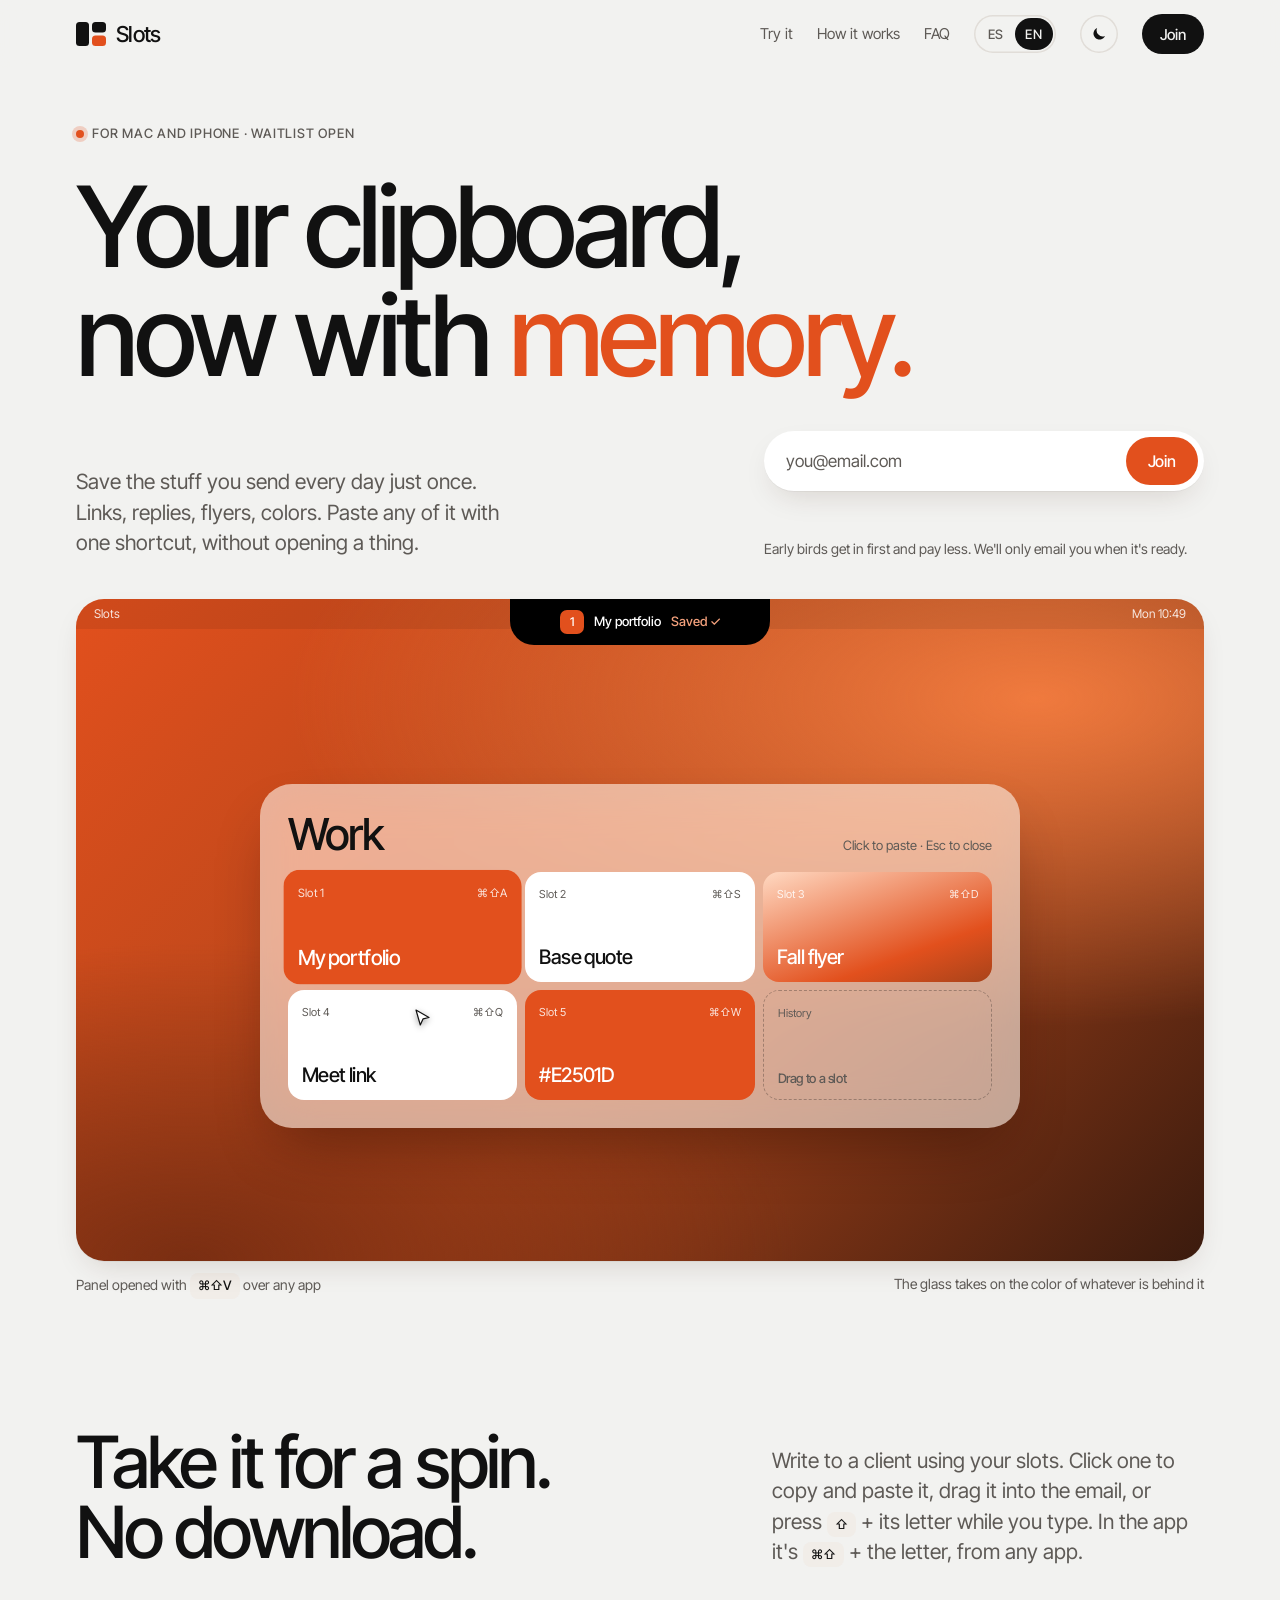
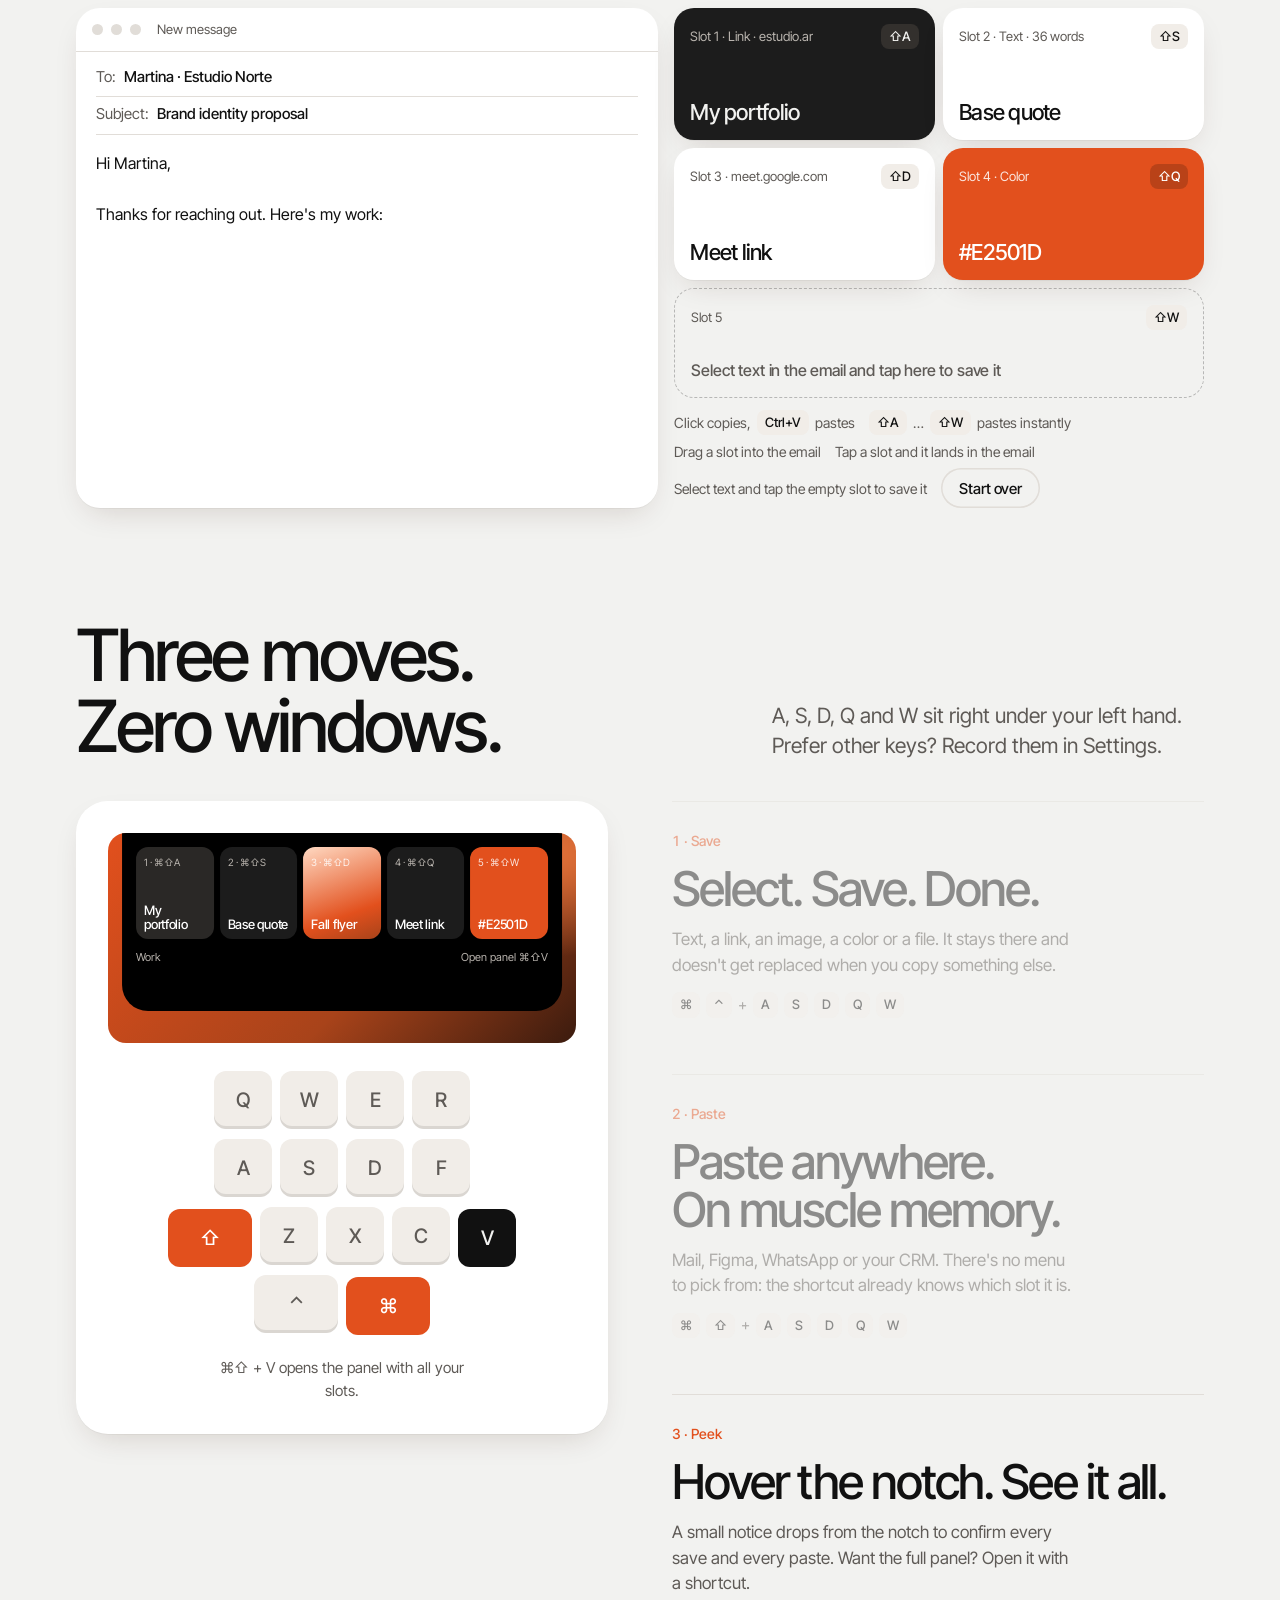
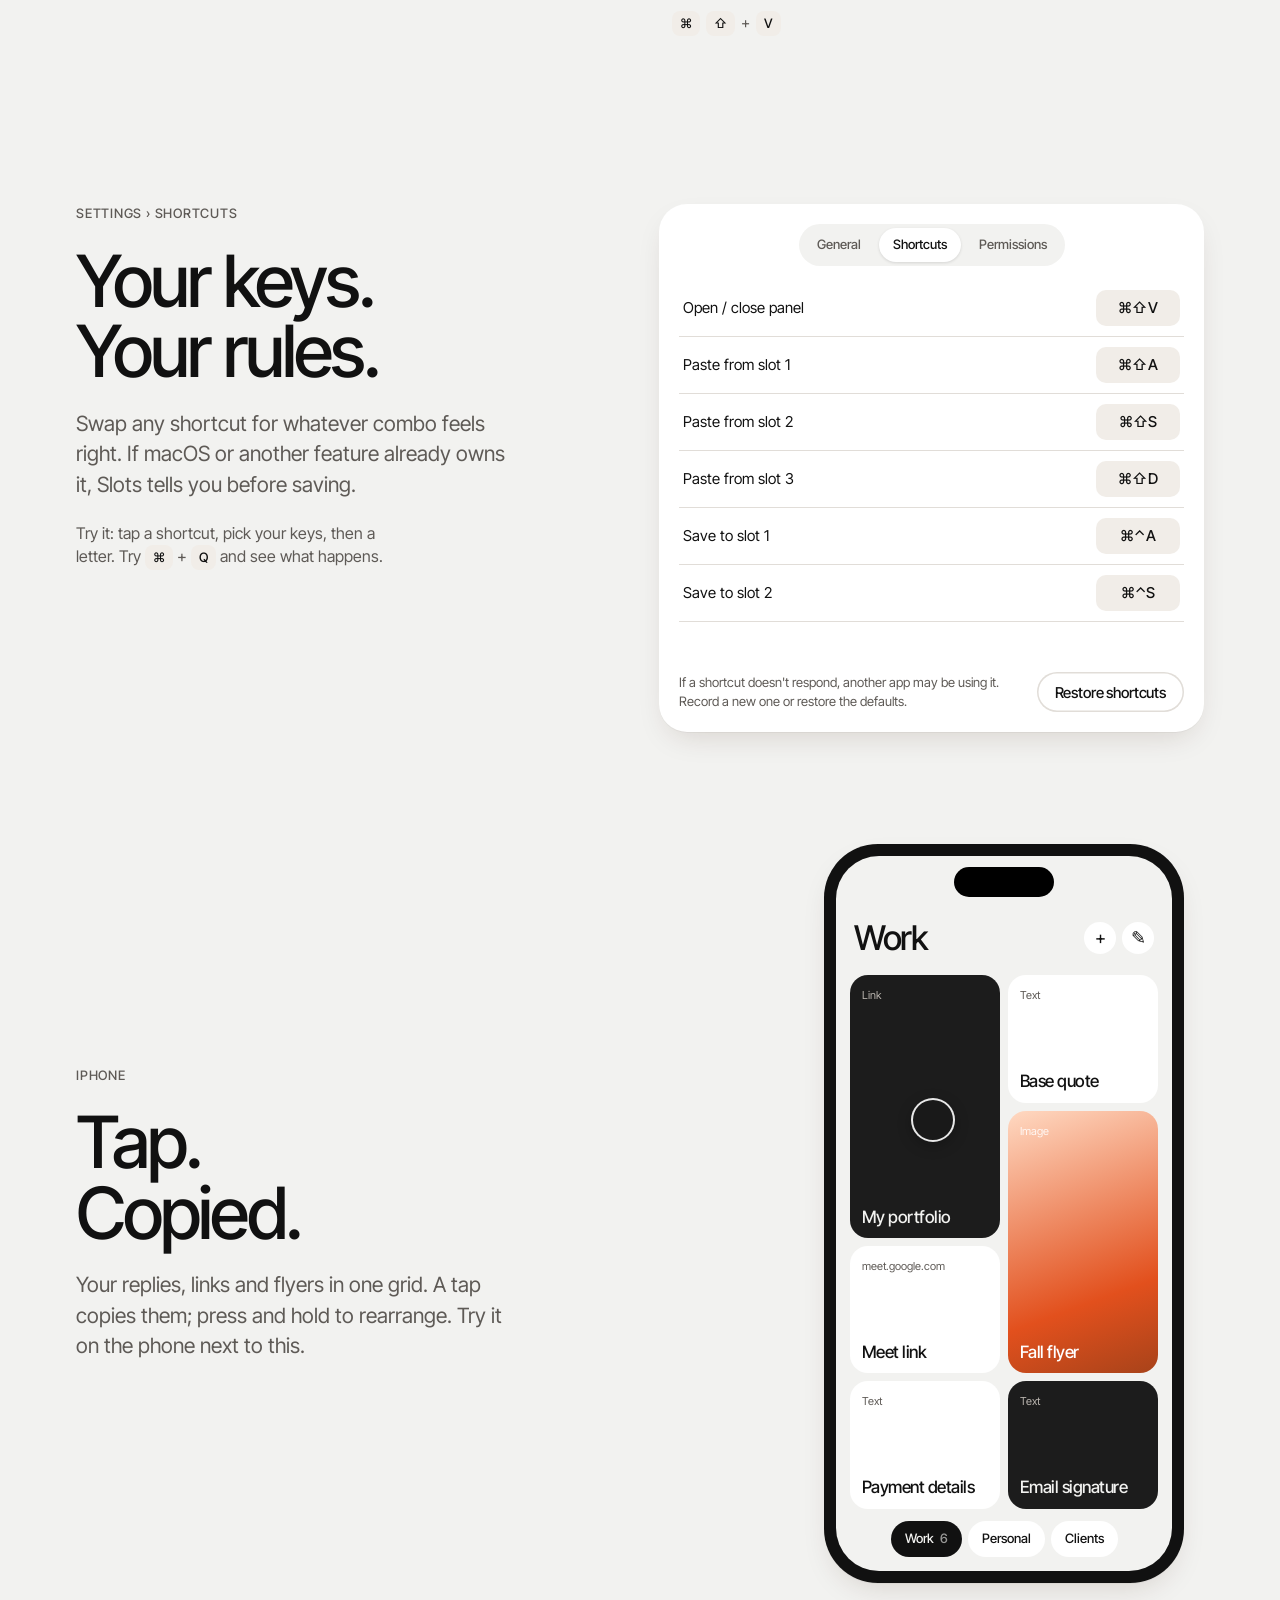
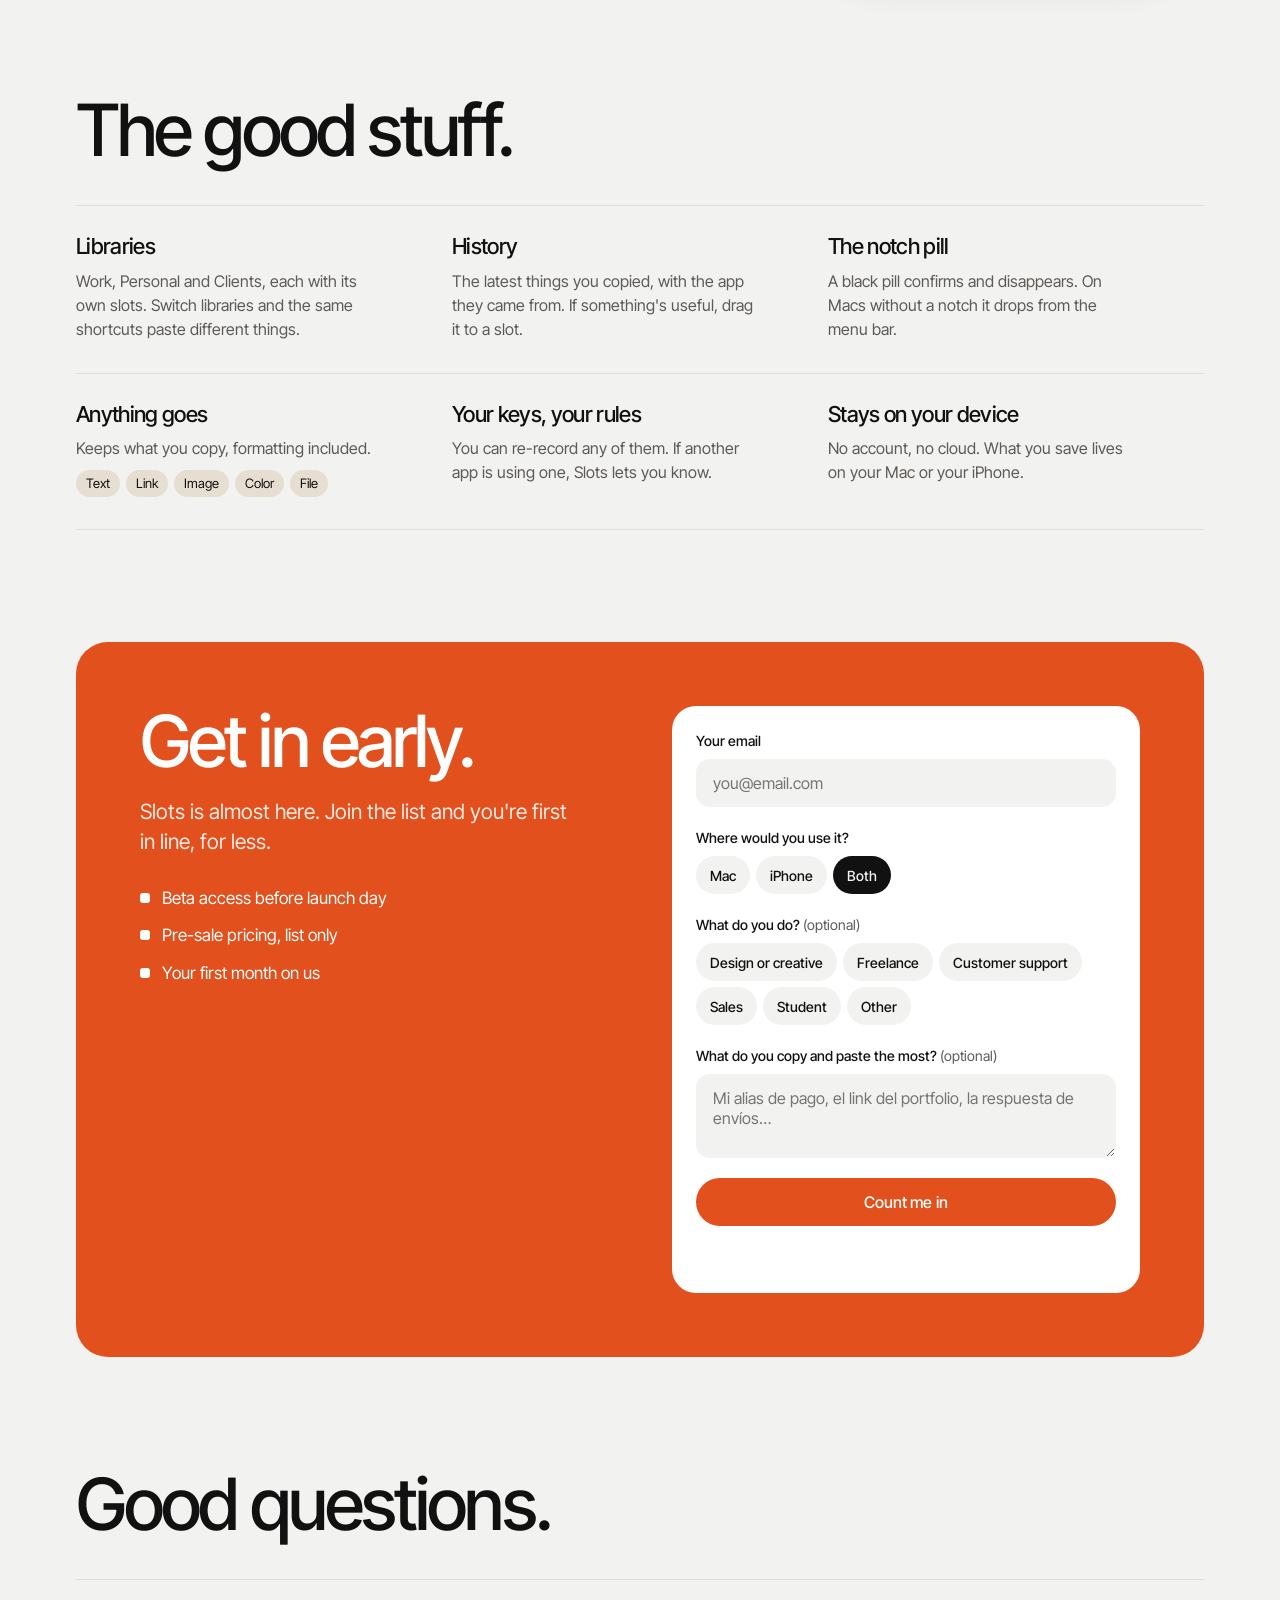
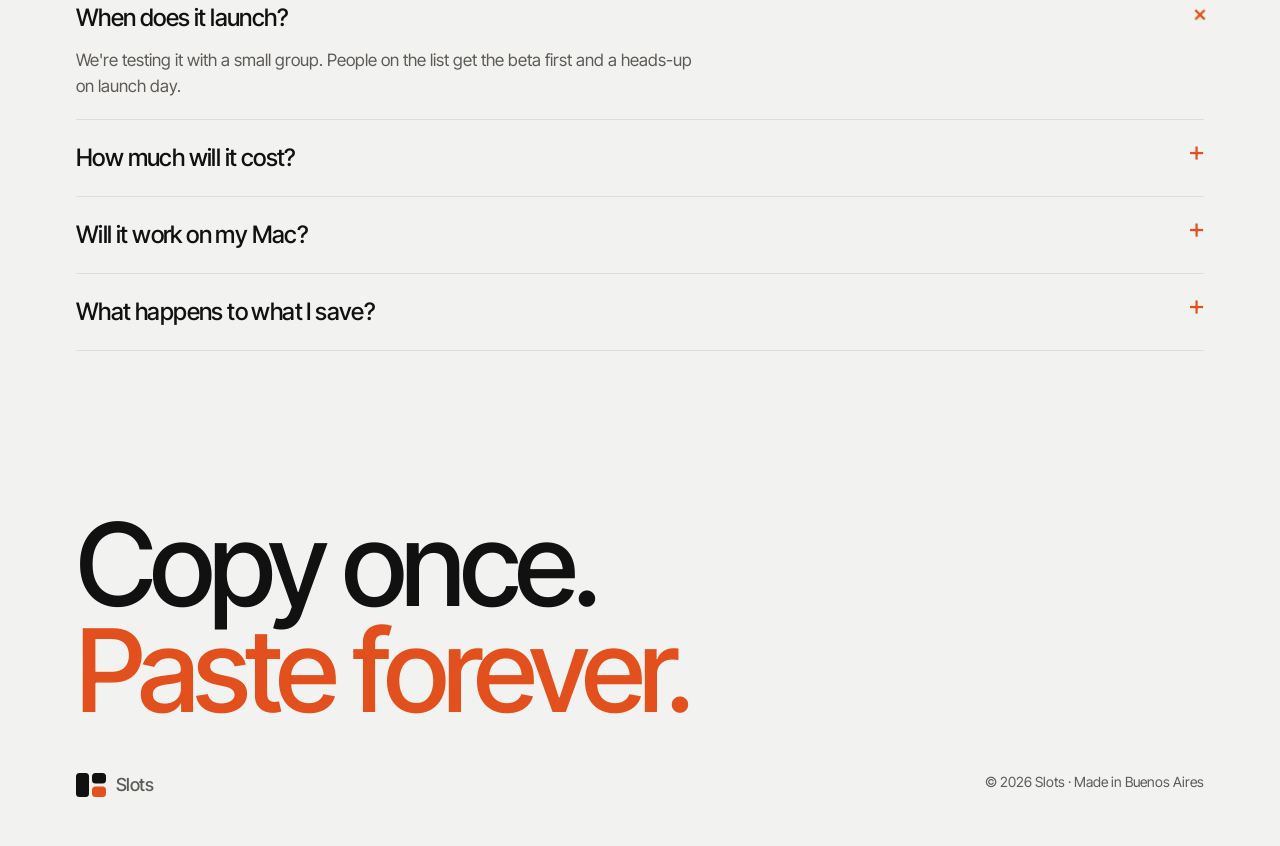
<file: docs/slots-landing/index.html>
<!doctype html>
<html lang="es">
<head>
<meta charset="utf-8">
<meta name="viewport" content="width=device-width,initial-scale=1,viewport-fit=cover">
<meta property="og:title" content="Slots · Tu portapapeles, ahora con memoria">
<meta property="og:description" content="Guardá una vez lo que mandás todos los días y pegalo con un atajo. Para Mac y iPhone. Anotate en la lista de espera.">
<meta property="og:type" content="website">
<meta name="theme-color" content="#F2F2F0">
<title>Slots</title>
<meta name="description" content="Slots: tu portapapeles, ahora con memoria. Para Mac y iPhone. Anotate en la lista de espera.">
<link rel="icon" href="favicon.svg" type="image/svg+xml">
<link rel="alternate icon" href="favicon.svg">
<meta name="claude:viewport-fit-sides" content="cover">
<style>:root{color-scheme:light;padding-top:env(safe-area-inset-top,0px);padding-bottom:env(safe-area-inset-bottom,0px)}body{margin:0}img{max-width:100%}[hidden]{display:none!important}</style>
<link rel="preconnect" href="https://fonts.googleapis.com">
<link rel="preconnect" href="https://fonts.gstatic.com" crossorigin>
<link rel="stylesheet" href="https://fonts.googleapis.com/css2?family=Inter+Tight:wght@400;500;600&display=swap">
</head>
<body>
<style>
/* Layout: una sola columna editorial a 1160px; titulares gigantes y apretados, cards de slot como único objeto con borde. Manual de marca Slots. */
:root{
  --papel:#F2F2F0; --tinta:#111111; --naranja:#E2501D; --oxido:#A8431A; --arena:#E7DED2;
  --card:#FFFFFF; --card-osc:#1C1C1C; --sobre-osc:#B9B4AE; --mute:#5E5A56; --linea:#E1DDD8;
  --tecla:#F1EDE8; --vidrio:rgba(246,241,235,.62); --sombra:0 1px 0 rgba(17,17,17,.04),0 12px 32px -12px rgba(60,30,10,.18);
  --sobre-naranja:#FFFFFF;
  --f:"Inter Tight",ui-sans-serif,-apple-system,"Helvetica Neue",Arial,sans-serif;
  --r-card:20px; --r-win:32px;
}
@media (prefers-color-scheme:dark){:root:not([data-theme="light"]){
  --papel:#0F0E0D; --tinta:#F2F2F0; --naranja:#EE5A26; --oxido:#E08A63; --arena:#2A2420;
  --card:#1C1B1A; --card-osc:#262422; --sobre-osc:#B9B4AE; --mute:#A9A39C; --linea:#2E2B28;
  --tecla:#262321; --vidrio:rgba(30,28,26,.66); --sombra:0 1px 0 rgba(0,0,0,.3),0 16px 40px -16px rgba(0,0,0,.6);
  color-scheme:dark}}
:root[data-theme="dark"]{
  --papel:#0F0E0D; --tinta:#F2F2F0; --naranja:#EE5A26; --oxido:#E08A63; --arena:#2A2420;
  --card:#1C1B1A; --card-osc:#262422; --sobre-osc:#B9B4AE; --mute:#A9A39C; --linea:#2E2B28;
  --tecla:#262321; --vidrio:rgba(30,28,26,.66); --sombra:0 1px 0 rgba(0,0,0,.3),0 16px 40px -16px rgba(0,0,0,.6);
  color-scheme:dark}

*{box-sizing:border-box}
[hidden]{display:none!important}
body{background:var(--papel);color:var(--tinta);font-family:var(--f);font-size:17px;line-height:1.5;-webkit-font-smoothing:antialiased}
body::before{content:"";position:fixed;inset:0 0 auto;height:env(safe-area-inset-top,0px);z-index:30;background:var(--papel)}
.wrap{max-width:1160px;margin:0 auto;padding-left:max(16px,env(safe-area-inset-left,0px));padding-right:max(16px,env(safe-area-inset-right,0px))}
a{color:inherit}
h1,h2,h3{font-weight:500;letter-spacing:-.04em;line-height:.98;margin:0;text-wrap:balance}
h1{font-size:clamp(48px,9vw,112px)}
h2{font-size:clamp(38px,6vw,72px)}
h3{font-size:24px;letter-spacing:-.03em;line-height:1.1}
p{margin:0}
.lead{font-size:clamp(18px,2vw,21px);color:var(--mute);max-width:36ch;line-height:1.45}
.eyebrow{font-size:13px;font-weight:500;letter-spacing:.06em;text-transform:uppercase;color:var(--mute);display:flex;align-items:center;gap:8px}
.dot{width:8px;height:8px;border-radius:50%;background:var(--naranja);box-shadow:0 0 0 4px color-mix(in srgb,var(--naranja) 22%,transparent)}
kbd,.key{font-family:var(--f);font-size:13px;font-weight:500;background:var(--tecla);color:var(--tinta);border-radius:8px;padding:3px 8px;display:inline-flex;align-items:center;gap:2px;font-variant-numeric:tabular-nums;white-space:nowrap}
:focus-visible{outline:2px solid var(--naranja);outline-offset:3px}

/* nav */
nav{position:sticky;top:env(safe-area-inset-top,0px);z-index:20;background:color-mix(in srgb,var(--papel) 82%,transparent);backdrop-filter:blur(14px);-webkit-backdrop-filter:blur(14px)}
nav .wrap{display:flex;align-items:center;justify-content:space-between;gap:16px;padding-block:14px}
.logo{display:flex;align-items:center;gap:10px;font-weight:500;font-size:22px;letter-spacing:-.03em;text-decoration:none}
.logo svg{width:30px;height:24px;display:block}
.logo .c{fill:var(--tinta)} .logo .o{fill:var(--naranja)}
.nav-links{display:flex;align-items:center;gap:24px;font-size:15px}
.nav-links a:not(.btn){text-decoration:none;color:var(--mute)}
.nav-links a:not(.btn):hover{color:var(--tinta)}
@media (max-width:640px){.nav-links a:not(.btn){display:none}}

.btn{height:48px;padding:0 22px;border-radius:999px;border:0;background:var(--tinta);color:var(--papel);font:500 16px/1 var(--f);letter-spacing:-.01em;display:inline-flex;align-items:center;justify-content:center;gap:8px;cursor:pointer;text-decoration:none;white-space:nowrap;transition:transform .15s ease,background .15s}
.btn:hover{transform:translateY(-1px)}
.btn:active{transform:translateY(0) scale(.98)}
.btn.acento{background:var(--naranja);color:var(--sobre-naranja)}
.btn.chico{height:40px;padding:0 18px;font-size:15px}
.btn.fantasma{background:transparent;color:var(--tinta);box-shadow:inset 0 0 0 1.5px var(--linea)}
.btn[disabled]{opacity:.55;cursor:default;transform:none}

/* hero */
.hero{padding-block:56px 40px;display:grid;gap:40px;grid-template-columns:minmax(0,1fr)}
.hero>*,.hero-row>*{min-width:0}
@media (max-width:480px){h1{font-size:clamp(36px,11.2vw,56px)}}
.hero-top{display:grid;gap:28px}
.hero h1 .n{color:var(--naranja)}
.hero-row{display:grid;gap:28px;align-items:end}
@media (min-width:920px){.hero-row{grid-template-columns:1fr 440px}}
.quick{display:flex;gap:8px;background:var(--card);border-radius:999px;padding:6px;box-shadow:var(--sombra);max-width:480px}
.quick input{flex:1;min-width:0;border:0;background:transparent;font:400 17px var(--f);color:var(--tinta);padding:0 16px;height:48px;outline:none}
.quick input::placeholder{color:var(--mute)}
.fine{font-size:14px;color:var(--mute);margin-top:12px}
.estado{font-size:15px;margin-top:12px;min-height:1.5em}
.estado.ok{color:var(--tinta)} .estado.error{color:var(--oxido)}

/* pantalla (video en loop) */
.pantalla{position:relative;border-radius:28px;overflow:hidden;aspect-ratio:16/9.4;max-width:100%;background:
  radial-gradient(120% 90% at 85% 15%,#F07A3E 0%,rgba(240,122,62,0) 55%),
  radial-gradient(90% 80% at 10% 100%,#7A2E12 0%,rgba(122,46,18,0) 60%),
  linear-gradient(135deg,#E2501D 0%,#A8431A 55%,#3B1B0E 100%);box-shadow:var(--sombra)}
.pantalla video{position:absolute;inset:0;width:100%;height:100%;object-fit:cover}
.barra{position:absolute;top:0;left:0;right:0;height:30px;display:flex;align-items:center;justify-content:space-between;padding:0 18px;font-size:12px;color:rgba(255,255,255,.85);background:rgba(0,0,0,.08)}
.isla{position:absolute;top:0;left:50%;transform:translateX(-50%);height:30px;min-width:150px;background:#000;color:#fff;border-radius:0 0 18px 18px;display:flex;align-items:center;justify-content:center;gap:10px;padding:0 16px;font-size:13px;font-weight:500;transition:min-width .45s cubic-bezier(.3,1.4,.5,1),height .45s cubic-bezier(.3,1.4,.5,1),border-radius .45s;z-index:3;white-space:nowrap;overflow:hidden}
.isla .in{display:flex;align-items:center;gap:10px;opacity:0;transition:opacity .2s}
.isla.on{min-width:260px;height:46px;border-radius:0 0 24px 24px}
.isla.on .in{opacity:1}
.isla .num{width:24px;height:24px;border-radius:7px;background:#E2501D;display:grid;place-items:center;font-size:12px;color:#fff}
.isla .ok{color:#F5A27D}
.panel{position:absolute;left:50%;top:54%;transform:translate(-50%,-50%);width:min(82%,760px);background:var(--vidrio);backdrop-filter:blur(26px) saturate(1.3);-webkit-backdrop-filter:blur(26px) saturate(1.3);border-radius:clamp(16px,2.6vw,32px);padding:clamp(12px,2.4vw,28px);box-shadow:0 30px 60px -20px rgba(40,10,0,.45);display:grid;gap:clamp(8px,1.4vw,16px)}
.panel-head{display:flex;align-items:baseline;justify-content:space-between;gap:12px}
.panel-head b{font-weight:500;font-size:clamp(20px,3.6vw,44px);letter-spacing:-.04em;line-height:1}
.panel-head span{font-size:clamp(10px,1.1vw,13px);color:var(--mute)}
.panel-grid{display:grid;grid-template-columns:repeat(3,1fr);gap:clamp(4px,.8vw,8px)}
.ps{background:var(--card);border-radius:clamp(8px,1.4vw,16px);padding:clamp(6px,1.2vw,14px);display:grid;gap:clamp(2px,.6vw,10px);min-height:clamp(54px,9vw,110px);align-content:space-between;transition:transform .35s cubic-bezier(.3,1.4,.5,1),background .3s}
.ps small{font-size:clamp(8px,.9vw,11px);color:var(--mute);display:flex;justify-content:space-between;gap:4px}
.ps strong{font-weight:500;font-size:clamp(11px,1.7vw,20px);letter-spacing:-.03em;line-height:1.05}
.ps.osc{background:var(--card-osc);color:#F2F2F0}
.ps.osc small{color:var(--sobre-osc)}
.ps.img{background:linear-gradient(160deg,#FFD9C2,#E2501D 70%,#A8431A);color:#fff}
.ps.img small{color:rgba(255,255,255,.85)}
.ps.vacio{background:transparent;border:1.5px dashed color-mix(in srgb,var(--tinta) 28%,transparent)}
.ps.vacio strong{color:var(--mute);font-size:clamp(9px,1.1vw,13px)}
.ps.pulse{transform:scale(1.04);background:var(--naranja);color:#fff}
.ps.pulse small{color:rgba(255,255,255,.85)}
.cursor{position:absolute;width:18px;height:18px;z-index:4;transition:left .8s cubic-bezier(.6,0,.2,1),top .8s cubic-bezier(.6,0,.2,1);pointer-events:none;filter:drop-shadow(0 2px 3px rgba(0,0,0,.35))}
.pantalla-pie{display:flex;justify-content:space-between;gap:12px;flex-wrap:wrap;font-size:14px;color:var(--mute);margin-top:12px}
@media (max-width:560px){.pantalla{aspect-ratio:1/1.02}.panel{top:57%;width:88%}.panel-grid{grid-template-columns:repeat(2,1fr)}.ps:nth-child(n+5){display:none}.barra span:last-child{display:none}}

/* secciones */
section.bloque{padding-block:88px}
.sec-head{display:grid;gap:18px;margin-bottom:40px}
@media (min-width:920px){.sec-head{grid-template-columns:1fr 1fr;align-items:end}.sec-head .lead{justify-self:end}}

/* demo */
.demo{display:grid;gap:16px}
@media (min-width:920px){.demo{grid-template-columns:1.1fr 1fr}}
.ventana{background:var(--card);border-radius:24px;box-shadow:var(--sombra);overflow:hidden;position:relative;display:flex;flex-direction:column;min-width:0}
.ventana-top{height:44px;display:flex;align-items:center;gap:8px;padding:0 16px;border-bottom:1px solid var(--linea);position:relative}
.ventana-top i{width:11px;height:11px;border-radius:50%;background:var(--linea)}
.ventana-top .t{margin-left:8px;font-size:13px;color:var(--mute)}
.ventana .isla{top:0;height:26px;min-width:110px;font-size:12px}
.ventana .isla:not(.on){opacity:0;min-width:60px;transition:opacity .25s,min-width .45s,height .45s}
.ventana .isla.on{height:40px;min-width:230px}
.campos{padding:14px 20px 0;display:grid;gap:6px;font-size:15px;color:var(--mute)}
.campos div{display:flex;gap:8px;border-bottom:1px solid var(--linea);padding-bottom:8px}
.campos b{font-weight:500;color:var(--tinta)}
#doc{flex:1;min-height:260px;border:0;resize:none;background:transparent;color:var(--tinta);font:400 16px/1.6 var(--f);padding:16px 20px 20px;outline:none;width:100%}
.mini{display:grid;gap:12px;align-content:start}
.mini-grid{display:grid;grid-template-columns:1fr 1fr;gap:8px}
.slot{all:unset;box-sizing:border-box;cursor:pointer;background:var(--card);border-radius:var(--r-card);padding:16px;display:grid;grid-template-columns:minmax(0,1fr);gap:18px;align-content:space-between;min-height:132px;box-shadow:var(--sombra);transition:transform .2s cubic-bezier(.3,1.4,.5,1),background .2s;min-width:0;position:relative}
.slot:hover{transform:translateY(-2px)}
.slot:focus-visible{outline:2px solid var(--naranja);outline-offset:3px}
.slot .meta{display:flex;justify-content:space-between;align-items:center;gap:8px;font-size:13px;color:var(--mute)}
.slot .meta span{overflow:hidden;text-overflow:ellipsis;white-space:nowrap;min-width:0}
.slot .meta .key{flex:none;overflow:visible}
.slot strong{font-weight:500;font-size:22px;letter-spacing:-.035em;line-height:1.05;overflow-wrap:anywhere}
.slot.osc{background:var(--card-osc);color:#F2F2F0}
.slot.osc .meta{color:var(--sobre-osc)}
.slot.osc .key{background:#33302D;color:#F2F2F0}
.slot.color{background:#E2501D;color:#fff}
.slot.color .meta{color:rgba(255,255,255,.85)}
.slot.color .key{background:rgba(0,0,0,.18);color:#fff}
.slot.vacio{background:transparent;box-shadow:none;border:1.5px dashed color-mix(in srgb,var(--tinta) 26%,transparent)}
.slot.vacio strong{font-size:16px;color:var(--mute);letter-spacing:-.01em;line-height:1.3}
.slot.flash{animation:flash .5s ease}
@keyframes flash{0%{transform:scale(1)}40%{transform:scale(.96)}100%{transform:scale(1)}}
.slot.ancho{grid-column:1/-1;min-height:110px}
.ayuda{font-size:14px;color:var(--mute);display:flex;flex-wrap:wrap;gap:6px 14px;align-items:center}
.ayuda span{display:inline-flex;align-items:center;gap:6px}

.solo-tactil{display:none}
@media (hover:none) and (pointer:coarse){
  .solo-desk{display:none!important}
  .solo-tactil{display:inline-flex}
  p.solo-tactil{display:block}
  #doc{min-height:170px;caret-color:transparent}
  .slot{min-height:92px;padding:14px;gap:10px}
  .slot strong{font-size:18px}
  .slot.ancho{min-height:80px}
  .slot:hover{transform:none}
  .slot:active{transform:scale(.97)}
}

/* cómo funciona */
.pasos{display:grid;gap:24px}
@media (min-width:920px){.pasos{grid-template-columns:1fr 1fr;gap:64px}}
.teclado{position:sticky;top:120px;align-self:start;background:var(--card);border-radius:var(--r-win);padding:32px;box-shadow:var(--sombra);display:grid;gap:10px;justify-items:center}
@media (max-width:919px){.teclado{position:static;padding:10px;border-radius:24px}.teclado .fila,.teclado p{display:none}}
/* notch del paso 3 */
.np-pantalla{width:100%;height:210px;border-radius:18px;position:relative;overflow:hidden;margin-bottom:18px;background:
  radial-gradient(120% 90% at 85% 10%,#F07A3E 0%,rgba(240,122,62,0) 55%),linear-gradient(135deg,#E2501D 0%,#A8431A 60%,#3B1B0E 100%)}
@media (max-width:919px){.np-pantalla{margin-bottom:0;height:190px}}
.np{position:absolute;top:0;left:50%;transform:translateX(-50%);background:#000;color:#fff;border-radius:0 0 16px 16px;width:120px;height:26px;overflow:hidden;cursor:pointer;transition:width .5s cubic-bezier(.3,1.3,.5,1),height .5s cubic-bezier(.3,1.3,.5,1),border-radius .4s}
.np-pill{position:absolute;inset:0;display:flex;align-items:center;justify-content:center;gap:8px;font-size:13px;font-weight:500;white-space:nowrap;opacity:0;transition:opacity .2s}
.np-num{width:22px;height:22px;border-radius:7px;background:#E2501D;display:grid;place-items:center;font-size:12px}
.np-ok{color:#F5A27D}
.np-guardado,.np-pegado{display:none}
.np.guardar .np-guardado,.np.pegar .np-pegado{display:inline}
.np.guardar,.np.pegar{width:min(270px,92%);height:42px;border-radius:0 0 22px 22px}
.np.guardar .np-pill,.np.pegar .np-pill{opacity:1}
.np-todo{position:absolute;left:0;right:0;top:0;padding:14px;display:grid;gap:10px;opacity:0;transition:opacity .2s}
.np.ver,.np:hover{width:94%;height:178px;border-radius:0 0 26px 26px}
@media (max-width:919px){.np.ver,.np:hover{height:146px}}
.np.ver .np-pill,.np:hover .np-pill{opacity:0}
.np.ver .np-todo,.np:hover .np-todo{opacity:1;transition-delay:.15s}
.np-grid{display:grid;grid-template-columns:repeat(5,minmax(0,1fr));gap:6px}
.np-s{background:#1C1C1C;border-radius:12px;padding:8px;min-height:92px;display:flex;flex-direction:column;justify-content:space-between;min-width:0}
.np-s small{font-size:10px;color:#B9B4AE;white-space:nowrap;overflow:hidden;text-overflow:ellipsis}
.np-s b{font-weight:500;font-size:13px;letter-spacing:-.02em;line-height:1.1;-webkit-hyphens:auto;hyphens:auto;overflow-wrap:break-word}
.np-s.osc{background:#2A2826}
.np-s.img{background:linear-gradient(160deg,#FFD9C2,#E2501D 70%,#A8431A)}
.np-s.img small{color:rgba(255,255,255,.85)}
.np-s.col{background:#E2501D}.np-s.col small{color:rgba(255,255,255,.85)}
.np-pie{display:flex;justify-content:space-between;font-size:11px;color:#B9B4AE}
@media (max-width:919px){.np-s{min-height:80px;padding:6px}.np-s b{font-size:10px;letter-spacing:-.01em}.np-s small{font-size:8px}}
.fila{display:flex;gap:8px}
.k{width:58px;height:58px;border-radius:12px;background:var(--tecla);display:grid;place-items:center;font-size:20px;font-weight:500;color:var(--mute);box-shadow:inset 0 -3px 0 color-mix(in srgb,var(--tinta) 10%,transparent);transition:background .25s,color .25s,transform .25s}
.k.w{width:84px}
.k.on{background:var(--naranja);color:#fff;transform:translateY(2px);box-shadow:none}
.k.on2{background:var(--tinta);color:var(--papel);transform:translateY(2px);box-shadow:none}
.teclado p{margin-top:14px;font-size:15px;color:var(--mute);text-align:center;min-height:3em;max-width:30ch}
.paso{padding-block:28px 56px;border-top:1px solid var(--linea);display:grid;gap:14px;opacity:.45;transition:opacity .3s}
.paso.activo{opacity:1}
@media (max-width:919px){.paso{opacity:1;padding-block:24px}}
.paso .nro{font-size:14px;color:var(--naranja);font-weight:500;font-variant-numeric:tabular-nums}
.paso h3{font-size:clamp(32px,4vw,48px);letter-spacing:-.04em;line-height:1}
.paso p{color:var(--mute);max-width:40ch}
.combo{display:flex;flex-wrap:wrap;gap:6px;align-items:center;font-size:15px;color:var(--mute)}

/* atajos personalizables */
.atajos{display:grid;gap:40px;align-items:start}
@media (min-width:920px){.atajos{grid-template-columns:1fr 1.05fr;gap:64px}}
.atajos-txt{display:grid;gap:22px;min-width:0}
.lead.chico{font-size:16px}
.ajustes{background:var(--card);border-radius:28px;box-shadow:var(--sombra);padding:20px;display:grid;gap:14px;min-width:0}
.aj-tabs{display:flex;gap:4px;background:var(--papel);border-radius:999px;padding:4px;justify-self:center}
.aj-tabs span{font-size:13px;font-weight:500;padding:7px 14px;border-radius:999px;color:var(--mute)}
.aj-tabs span.on{background:var(--card);color:var(--tinta);box-shadow:0 1px 3px rgba(0,0,0,.12)}
.aj-filas{display:grid}
.aj-fila{display:flex;justify-content:space-between;align-items:center;gap:12px;padding:10px 4px;border-bottom:1px solid var(--linea);font-size:15px;min-width:0}
.aj-fila span{min-width:0}
.aj-chip{all:unset;box-sizing:border-box;cursor:pointer;flex:none;min-width:84px;height:36px;padding:0 12px;border-radius:10px;background:var(--tecla);font:500 15px/36px var(--f);text-align:center;letter-spacing:.02em;font-variant-numeric:tabular-nums;transition:background .15s,box-shadow .15s}
.aj-chip:hover{background:var(--arena)}
.aj-chip:focus-visible{outline:2px solid var(--naranja);outline-offset:2px}
.aj-chip.grabando{background:transparent;box-shadow:inset 0 0 0 2px var(--naranja);color:var(--naranja);animation:latido 1.2s ease-in-out infinite}
.aj-chip.nuevo{background:var(--naranja);color:#fff}
@keyframes latido{50%{box-shadow:inset 0 0 0 2px color-mix(in srgb,var(--naranja) 35%,transparent)}}
.aj-grabar{display:grid;gap:12px;background:var(--papel);border-radius:20px;padding:16px;justify-items:center}
.aj-tit{font-size:14px;color:var(--mute);text-align:center}
.aj-mods{display:flex;gap:6px;flex-wrap:wrap;justify-content:center}
.aj-mods button{all:unset;cursor:pointer;min-width:52px;height:44px;border-radius:12px;background:var(--card);display:grid;place-items:center;font-size:18px;font-weight:500;box-shadow:inset 0 -2px 0 color-mix(in srgb,var(--tinta) 10%,transparent);transition:background .15s,color .15s}
.aj-mods button small{display:block;font-size:10px;color:var(--mute);margin-top:-4px}
.aj-mods button[aria-pressed="true"]{background:var(--tinta);color:var(--papel)}
.aj-mods button[aria-pressed="true"] small{color:var(--papel);opacity:.7}
.aj-mods button:focus-visible,.aj-letras button:focus-visible{outline:2px solid var(--naranja);outline-offset:2px}
.aj-letras{display:grid;gap:5px;justify-items:center;width:100%}
.aj-letras div{display:flex;gap:5px;justify-content:center;width:100%}
.aj-letras button{all:unset;box-sizing:border-box;cursor:pointer;flex:0 1 32px;min-width:0;height:36px;border-radius:8px;background:var(--card);display:grid;place-items:center;font-size:14px;font-weight:500;box-shadow:inset 0 -2px 0 color-mix(in srgb,var(--tinta) 10%,transparent)}
.aj-letras button:hover{background:var(--naranja);color:#fff}
@media (max-width:480px){.ajustes{padding:14px}.aj-grabar{padding:12px 8px}.aj-letras div{gap:4px}.aj-letras button{height:34px}.aj-mods button{min-width:56px;padding:0 4px}.aj-mods button small{font-size:9px}}
.aj-msg{font-size:15px;min-height:1.5em;text-align:center}
.aj-msg.error{color:var(--oxido)}
.aj-msg.ok{color:var(--tinta)}
.aj-pie{display:flex;justify-content:space-between;align-items:center;gap:12px;flex-wrap:wrap;font-size:13px;color:var(--mute)}
.aj-pie span{flex:1 1 220px;min-width:0}

/* iPhone */
.ios{display:grid;gap:40px;align-items:center}
@media (min-width:920px){.ios{grid-template-columns:1fr 400px;gap:72px}}
.ios-txt{display:grid;gap:22px;min-width:0}
.telefono{justify-self:center;width:min(100%,360px);aspect-ratio:390/800;border-radius:54px;background:#111;padding:12px;box-shadow:var(--sombra)}
.tel-pant{position:relative;height:100%;border-radius:43px;background:#F2F2F0;color:#111;overflow:hidden;display:flex;flex-direction:column;padding:56px 14px 14px}
.tel-isla{position:absolute;top:11px;left:50%;transform:translateX(-50%);width:100px;height:30px;border-radius:20px;background:#000;color:#fff;font-size:12px;font-weight:500;display:flex;align-items:center;justify-content:center;gap:6px;overflow:hidden;white-space:nowrap;transition:width .45s cubic-bezier(.3,1.4,.5,1),height .45s cubic-bezier(.3,1.4,.5,1)}
.tel-isla .in{opacity:0;transition:opacity .2s}
.tel-isla.on{width:230px;height:36px}
.tel-isla.on .in{opacity:1}
.tel-isla .ok{color:#F5A27D}
.tel-head{display:flex;justify-content:space-between;align-items:center;padding:0 4px 12px}
.tel-head b{font-weight:500;font-size:34px;letter-spacing:-.04em}
.tel-head span{display:flex;gap:6px}
.tel-head i{width:32px;height:32px;border-radius:50%;background:#fff;display:grid;place-items:center;font-style:normal;font-size:18px;color:#111}
.tel-grid{flex:1;display:grid;grid-template-columns:1fr 1fr;grid-auto-rows:minmax(0,1fr);gap:8px;min-height:0}
.tc{all:unset;box-sizing:border-box;cursor:pointer;background:#fff;color:#111;border-radius:18px;padding:12px;display:flex;flex-direction:column;justify-content:space-between;transition:transform .2s cubic-bezier(.3,1.4,.5,1),opacity .25s,background .2s;min-width:0;overflow:hidden}
.tc small{font-size:11px;color:#5E5A56}
.tc strong{font-weight:500;font-size:17px;letter-spacing:-.03em;line-height:1.08}
.tc.osc{background:#1C1C1C;color:#F2F2F0}.tc.osc small{color:#B9B4AE}
.tc.img{background:linear-gradient(160deg,#FFD9C2,#E2501D 70%,#A8431A);color:#fff}.tc.img small{color:rgba(255,255,255,.85)}
.tc.alto{grid-row:span 2}
.tc:active{transform:scale(.97)}
.tc:focus-visible{outline:2px solid #E2501D;outline-offset:2px}
.tel-grid.copiando .tc{opacity:.35}
.tel-grid.copiando .tc.copiado{opacity:1;background:#E2501D;color:#fff}
.tel-grid.copiando .tc.copiado small{color:rgba(255,255,255,.85)}
.tel-libs{display:flex;gap:6px;justify-content:center;padding-top:12px}
.tel-libs button{all:unset;cursor:pointer;height:36px;padding:0 14px;border-radius:999px;background:#fff;font-size:13px;font-weight:500;color:#111;display:inline-flex;align-items:center;gap:6px}
.tel-libs button[aria-pressed="true"]{background:#111;color:#F2F2F0}
.tel-libs button:focus-visible{outline:2px solid #E2501D;outline-offset:2px}
.tel-libs em{font-style:normal;opacity:.6}
.dedo{position:absolute;left:70%;top:85%;width:44px;height:44px;margin:-22px 0 0 -22px;border-radius:50%;background:rgba(17,17,17,.18);border:2px solid rgba(255,255,255,.9);box-shadow:0 4px 14px rgba(0,0,0,.25);pointer-events:none;z-index:5;opacity:0;transition:left .7s cubic-bezier(.6,0,.2,1),top .7s cubic-bezier(.6,0,.2,1),opacity .3s,transform .2s}
.dedo.ver{opacity:1}
.dedo.toque{transform:scale(.72);background:rgba(226,80,29,.45)}

/* funciones */
.funcs{display:grid;gap:0;grid-template-columns:1fr;border-top:1px solid var(--linea)}
@media (min-width:640px){.funcs{grid-template-columns:1fr 1fr}}
@media (min-width:980px){.funcs{grid-template-columns:repeat(3,1fr)}}
.fn{padding:28px 24px 32px 0;border-bottom:1px solid var(--linea);display:grid;gap:10px;align-content:start}
.fn h3{font-size:22px}
.fn p{color:var(--mute);font-size:16px;max-width:34ch}
.tipos{display:flex;flex-wrap:wrap;gap:6px}
.tipos span{font-size:13px;padding:4px 10px;border-radius:999px;background:var(--arena)}

/* lista */
.lista{background:var(--naranja);color:#fff;border-radius:var(--r-win);padding:clamp(28px,5vw,64px);display:grid;gap:40px}
@media (min-width:920px){.lista{grid-template-columns:1fr 1fr;gap:64px}}
.lista h2{color:#fff}
.lista .lead{color:rgba(255,255,255,.88)}
.beneficios{display:grid;gap:12px;margin-top:28px;padding:0;list-style:none}
.beneficios li{display:flex;gap:12px;align-items:baseline;font-size:17px}
.beneficios li::before{content:"";flex:none;width:10px;height:10px;border-radius:3px;background:#fff;transform:translateY(-1px)}
form.full{display:grid;gap:20px;background:var(--card);color:var(--tinta);border-radius:24px;padding:24px;min-width:0}
.campo{display:grid;gap:8px}
.campo label,.campo legend{font-size:14px;font-weight:500}
.campo legend{padding:0;margin-bottom:8px}
fieldset{border:0;margin:0;padding:0;min-width:0}
.campo input[type=email],.campo textarea{font:400 16px var(--f);color:var(--tinta);background:var(--papel);border:1.5px solid transparent;border-radius:14px;padding:13px 16px;outline:none;width:100%;transition:border-color .15s}
.campo textarea{min-height:84px;resize:vertical}
.campo input:focus,.campo textarea:focus{border-color:var(--naranja)}
.opciones{display:flex;flex-wrap:wrap;gap:6px}
.opciones label{cursor:pointer}
.opciones input{position:absolute;opacity:0;pointer-events:none}
.opciones span{display:inline-flex;align-items:center;height:38px;padding:0 14px;border-radius:999px;background:var(--papel);font-size:14px;font-weight:500;transition:background .15s,color .15s}
.opciones input:checked+span{background:var(--tinta);color:var(--papel)}
.opciones input:focus-visible+span{outline:2px solid var(--naranja);outline-offset:2px}
.opt{font-weight:400;color:var(--mute)}
.listo{display:grid;gap:10px;align-content:center;text-align:left;padding:12px 4px}
.listo b{font-size:34px;font-weight:500;letter-spacing:-.04em;line-height:1}
.listo p{color:var(--mute)}

/* idioma */
.idioma{display:inline-flex;padding:3px;border-radius:999px;box-shadow:inset 0 0 0 1.5px var(--linea)}
.idioma button{all:unset;cursor:pointer;height:32px;min-width:38px;padding:0 8px;box-sizing:border-box;border-radius:999px;font:500 13px/32px var(--f);letter-spacing:.04em;text-align:center;color:var(--mute);transition:background .15s,color .15s}
.idioma button[aria-pressed="true"]{background:var(--tinta);color:var(--papel)}
.idioma button:focus-visible{outline:2px solid var(--naranja);outline-offset:2px}
@media (max-width:640px){.nav-links{gap:8px}}
.tema{all:unset;cursor:pointer;width:38px;height:38px;border-radius:50%;display:grid;place-items:center;box-shadow:inset 0 0 0 1.5px var(--linea);color:var(--tinta);transition:background .15s}
.tema:hover{background:var(--tecla)}
.tema:focus-visible{outline:2px solid var(--naranja);outline-offset:2px}
.tema svg{width:18px;height:18px;grid-area:1/1}
.tema .luna{fill:currentColor}
.tema .sol{fill:none;stroke:currentColor;stroke-width:1.8;stroke-linecap:round}
.tema .sol circle{fill:currentColor;stroke:none}
.tema[data-modo="dark"] .luna,.tema[data-modo="light"] .sol{display:none}
@media (max-width:400px){.idioma button{min-width:32px;padding:0 6px}.nav-links .btn.chico{padding:0 14px}}

/* pop-up */
dialog#modal{border:0;padding:0;background:var(--card);color:var(--tinta);border-radius:28px;width:min(520px,calc(100vw - 32px));max-height:calc(100dvh - 32px);overflow:auto;box-shadow:0 40px 80px -20px rgba(0,0,0,.45)}
dialog#modal[open]{animation:subir .35s cubic-bezier(.3,1.3,.5,1)}
dialog#modal::backdrop{background:rgba(17,12,8,.45);backdrop-filter:blur(6px);-webkit-backdrop-filter:blur(6px)}
@keyframes subir{from{opacity:0;transform:translateY(16px) scale(.98)}to{opacity:1;transform:none}}
.modal-head{display:flex;justify-content:space-between;align-items:flex-start;gap:16px;padding:28px 28px 0}
.modal-head h3{font-size:34px;letter-spacing:-.04em;line-height:1}
.modal-head p{color:var(--mute);font-size:16px;margin-top:8px}
.cerrar{all:unset;cursor:pointer;flex:none;width:40px;height:40px;border-radius:50%;background:var(--papel);display:grid;place-items:center;font-size:24px;line-height:1;color:var(--tinta)}
.cerrar:focus-visible{outline:2px solid var(--naranja);outline-offset:2px}
#modal-cuerpo form.full{padding:20px 28px 28px;border-radius:0;background:transparent}
#modal-cuerpo .listo{padding:24px 28px 32px!important;background:transparent!important}
html.con-modal{overflow:hidden}

/* faq */
.faq{display:grid;gap:0;border-top:1px solid var(--linea)}
details{border-bottom:1px solid var(--linea);padding-block:20px}
summary{cursor:pointer;list-style:none;display:grid;grid-template-columns:minmax(0,1fr) auto;gap:16px;font-size:clamp(19px,2.2vw,24px);font-weight:500;letter-spacing:-.025em}
summary::-webkit-details-marker{display:none}
summary::after{content:"+";display:inline-block;color:var(--naranja);font-weight:400;font-size:28px;line-height:.8;transition:transform .2s}
details[open] summary::after{transform:rotate(45deg)}
details p{color:var(--mute);margin-top:12px;max-width:62ch}

/* pie */
footer{padding-block:72px 48px}
.firma{font-size:clamp(44px,9vw,120px);font-weight:500;letter-spacing:-.05em;line-height:.92}
.firma span{color:var(--naranja)}
.pie{display:flex;justify-content:space-between;flex-wrap:wrap;gap:16px;margin-top:48px;font-size:14px;color:var(--mute)}

@media (prefers-reduced-motion:reduce){*,*::before,*::after{transition:none!important;animation:none!important}}
</style>

<nav aria-label="Principal">
  <div class="wrap">
    <a class="logo" href="#top" aria-label="Slots, inicio">
      <svg viewBox="0 0 30 24" aria-hidden="true"><rect class="c" x="0" y="0" width="13" height="24" rx="3.5"/><rect class="c" x="16" y="0" width="14" height="10.5" rx="3.5"/><rect class="o" x="16" y="13.5" width="14" height="10.5" rx="3.5"/></svg>
      Slots
    </a>
    <div class="nav-links">
      <a href="#probalo">Probalo</a>
      <a href="#como">Cómo funciona</a>
      <a href="#preguntas">Preguntas</a>
      <div class="idioma" id="idioma" role="group" aria-label="Idioma"><button type="button" data-lang="es" aria-pressed="true">ES</button><button type="button" data-lang="en" aria-pressed="false">EN</button></div>
      <button class="tema" id="tema" type="button" aria-label="Modo noche"><svg class="luna" viewBox="0 0 24 24" aria-hidden="true"><path d="M20 14.5A8 8 0 0 1 9.5 4a8 8 0 1 0 10.5 10.5z"/></svg><svg class="sol" viewBox="0 0 24 24" aria-hidden="true"><circle cx="12" cy="12" r="4.2"/><path d="M12 2.5v2.2M12 19.3v2.2M2.5 12h2.2M19.3 12h2.2M5.3 5.3l1.6 1.6M17.1 17.1l1.6 1.6M5.3 18.7l1.6-1.6M17.1 6.9l1.6-1.6"/></svg></button>
      <a class="btn chico" href="#lista" data-abrir-lista>Anotarme</a>
    </div>
  </div>
</nav>

<main id="top">
  <header class="wrap hero">
    <div class="hero-top">
      <p class="eyebrow"><span class="dot"></span>Para Mac y iPhone · Lista de espera abierta</p>
      <h1>Tu portapapeles,<br>ahora con <span class="n">memoria.</span></h1>
    </div>
    <div class="hero-row">
      <p class="lead">Guardá una vez lo que mandás todos los días: un link, una respuesta, un flyer, un color. Después lo pegás con un atajo, sin abrir nada.</p>
      <div>
        <form class="quick" id="form-rapido" novalidate>
          <label for="email-rapido" class="sr" hidden>Tu mail</label>
          <input id="email-rapido" name="email" type="email" autocomplete="email" placeholder="tu@mail.com" aria-label="Tu mail" required>
          <button class="btn acento" type="submit">Anotarme</button>
        </form>
        <p class="estado" id="estado-rapido" aria-live="polite"></p>
        <p class="fine">Los anotados entran primero y tienen precio de preventa. Te escribimos solo cuando esté lista.</p>
      </div>
    </div>

    <div>
      <div class="pantalla" id="pantalla" role="img" aria-label="Animación: se guarda un link en un slot, aparece el aviso en el notch y después se pega con un atajo.">
        <div class="barra"><span>Slots</span><span>lun 10:49</span></div>
        <div class="isla" id="isla-hero"><div class="in" id="isla-hero-in"></div></div>
        <div class="panel" id="panel-hero">
          <div class="panel-head"><b>Trabajo</b><span>Clic para pegar · Esc para cerrar</span></div>
          <div class="panel-grid">
            <div class="ps osc" data-n="1"><small><span>Slot 1</span><span>⌘⇧A</span></small><strong>Mi portfolio</strong></div>
            <div class="ps" data-n="2"><small><span>Slot 2</span><span>⌘⇧S</span></small><strong>Presupuesto base</strong></div>
            <div class="ps img" data-n="3"><small><span>Slot 3</span><span>⌘⇧D</span></small><strong>Flyer otoño</strong></div>
            <div class="ps" data-n="4"><small><span>Slot 4</span><span>⌘⇧Q</span></small><strong>Link de Meet</strong></div>
            <div class="ps" data-n="5" style="background:#E2501D;color:#fff"><small style="color:rgba(255,255,255,.85)"><span>Slot 5</span><span>⌘⇧W</span></small><strong>#E2501D</strong></div>
            <div class="ps vacio" data-n="6"><small><span>Historial</span><span></span></small><strong>Arrastrá a un slot</strong></div>
          </div>
        </div>
        <svg class="cursor" id="cursor" viewBox="0 0 18 18" style="left:70%;top:80%" aria-hidden="true"><path d="M2 1l13 7.5-6 1.4L6.3 16z" fill="#fff" stroke="#111" stroke-width="1.2" stroke-linejoin="round"/></svg>
      </div>
      <div class="pantalla-pie"><span>Panel abierto con <kbd>⌘⇧V</kbd> sobre cualquier app</span><span>El vidrio toma el color de lo que tenés atrás</span></div>
    </div>
  </header>

  <section class="bloque" id="probalo" aria-labelledby="t-probalo">
    <div class="wrap">
      <div class="sec-head">
        <h2 id="t-probalo">Probalo acá.<br>Sin instalar nada.</h2>
        <p class="lead solo-tactil">Escribile a un cliente usando tus slots. Tocá uno y se pega en el mail. En la app lo hacés con un atajo, desde cualquier programa.</p>
        <p class="lead solo-desk">Escribile a un cliente usando tus slots. Copiá uno con un clic y pegalo, arrastralo al mail o tocá <kbd>⇧</kbd> + su letra mientras escribís. En la app es <kbd>⌘⇧</kbd> + la letra, desde cualquier programa.</p>
      </div>
      <div class="demo">
        <div class="ventana">
          <div class="ventana-top"><i></i><i></i><i></i><span class="t">Nuevo mensaje</span>
            <div class="isla" id="isla-demo"><div class="in" id="isla-demo-in"></div></div>
          </div>
          <div class="campos">
            <div><span>Para:</span><b>Martina · Estudio Norte</b></div>
            <div><span>Asunto:</span><b>Propuesta de identidad</b></div>
          </div>
          <label for="doc" hidden>Texto del mensaje</label>
          <textarea id="doc" spellcheck="false"></textarea>
        </div>
        <div class="mini">
          <div class="mini-grid" id="mini-grid"></div>
          <div class="ayuda">
            <span class="solo-desk">Clic copia, <kbd class="kbd-pegar">⌘V</kbd> pega</span>
            <span class="solo-desk"><kbd>⇧A</kbd>…<kbd>⇧W</kbd> pega directo</span>
            <span class="solo-desk">Arrastrá un slot al mail</span>
            <span class="solo-tactil">Tocá un slot y se pega en el mail</span>
            <span>Seleccioná texto y tocá el slot vacío para guardarlo</span>
            <button class="btn fantasma chico" type="button" id="reiniciar">Empezar de nuevo</button>
          </div>
        </div>
      </div>
    </div>
  </section>

  <section class="bloque" id="como" aria-labelledby="t-como" style="padding-top:24px">
    <div class="wrap">
      <div class="sec-head">
        <h2 id="t-como">Tres gestos.<br>Nada que abrir.</h2>
        <p class="lead">Las teclas A, S, D, Q y W quedan bajo la mano izquierda. Si preferís otras, las grabás en Ajustes.</p>
      </div>
      <div class="pasos">
        <div class="teclado" aria-hidden="true">
          <div class="np-pantalla" id="np-pantalla">
            <div class="np" id="np">
              <div class="np-pill">
                <span class="np-num">1</span><span class="np-nom">Mi portfolio</span>
                <span class="np-ok np-guardado">Guardado ✓</span><span class="np-ok np-pegado">Pegado</span>
              </div>
              <div class="np-todo">
                <div class="np-grid">
                  <div class="np-s osc"><small>1 · ⌘⇧A</small><b>Mi portfolio</b></div>
                  <div class="np-s"><small>2 · ⌘⇧S</small><b>Presupuesto base</b></div>
                  <div class="np-s img"><small>3 · ⌘⇧D</small><b>Flyer otoño</b></div>
                  <div class="np-s"><small>4 · ⌘⇧Q</small><b>Link de Meet</b></div>
                  <div class="np-s col"><small>5 · ⌘⇧W</small><b>#E2501D</b></div>
                </div>
                <div class="np-pie"><span>Trabajo</span><span>Abrir panel ⌘⇧V</span></div>
              </div>
            </div>
          </div>
          <div class="fila"><div class="k" data-k="Q">Q</div><div class="k" data-k="W">W</div><div class="k">E</div><div class="k">R</div></div>
          <div class="fila"><div class="k" data-k="A">A</div><div class="k" data-k="S">S</div><div class="k" data-k="D">D</div><div class="k">F</div></div>
          <div class="fila"><div class="k w" data-k="shift">⇧</div><div class="k">Z</div><div class="k">X</div><div class="k">C</div><div class="k" data-k="V">V</div></div>
          <div class="fila"><div class="k w" data-k="ctrl">⌃</div><div class="k w" data-k="cmd">⌘</div></div>
          <p id="tecla-txt">⌘⌃ + A guarda lo que tenés seleccionado en el slot 1.</p>
        </div>
        <div>
          <article class="paso activo" data-paso="0">
            <span class="nro">1 · Guardá</span>
            <h3>Seleccionás y lo guardás en un slot.</h3>
            <p>Un texto, un link, una imagen, un color o un archivo. Queda ahí y no se pisa cuando copiás otra cosa.</p>
            <div class="combo"><kbd>⌘</kbd><kbd>⌃</kbd>+<kbd>A</kbd><kbd>S</kbd><kbd>D</kbd><kbd>Q</kbd><kbd>W</kbd></div>
          </article>
          <article class="paso" data-paso="1">
            <span class="nro">2 · Pegá</span>
            <h3>Lo pegás donde estés, de memoria.</h3>
            <p>Mail, Figma, WhatsApp o el CRM. No aparece ningún menú para elegir: el atajo ya sabe qué slot es.</p>
            <div class="combo"><kbd>⌘</kbd><kbd>⇧</kbd>+<kbd>A</kbd><kbd>S</kbd><kbd>D</kbd><kbd>Q</kbd><kbd>W</kbd></div>
          </article>
          <article class="paso" data-paso="2">
            <span class="nro">3 · Mirá todo</span>
            <h3>Pasás el mouse por el notch y ves tus slots.</h3>
            <p>Un aviso mínimo sale del notch para confirmar cada guardado y cada pegado. Si querés el panel completo, lo abrís con un atajo.</p>
            <div class="combo"><kbd>⌘</kbd><kbd>⇧</kbd>+<kbd>V</kbd></div>
          </article>
        </div>
      </div>
    </div>
  </section>

  <section class="bloque" id="atajos" aria-labelledby="t-atajos" style="padding-top:24px">
    <div class="wrap atajos">
      <div class="atajos-txt">
        <p class="eyebrow">Ajustes › Atajos</p>
        <h2 id="t-atajos">Tus atajos.<br>Tus reglas.</h2>
        <p class="lead">Cambiá cualquier atajo por la combinación que te quede cómoda. Si macOS u otra función ya la usa, Slots te avisa antes de guardarla.</p>
        <p class="lead chico">Probalo: tocá un atajo, elegí las teclas y después una letra. Probá con <kbd>⌘</kbd> + <kbd>Q</kbd> para ver qué pasa.</p>
      </div>
      <div class="ajustes" id="ajustes">
        <div class="aj-tabs" aria-hidden="true"><span>General</span><span class="on">Atajos</span><span>Permisos</span></div>
        <div class="aj-filas" id="aj-filas"></div>
        <div class="aj-grabar" id="aj-grabar" hidden>
          <p class="aj-tit" id="aj-tit"></p>
          <div class="aj-mods" id="aj-mods"></div>
          <div class="aj-letras" id="aj-letras"></div>
          <button type="button" class="btn fantasma chico" id="aj-cancelar">Cancelar</button>
        </div>
        <p class="aj-msg" id="aj-msg" aria-live="polite"></p>
        <div class="aj-pie">
          <span>Si un atajo no responde, otra app puede estar usándolo. Grabá uno nuevo o restaurá los valores por defecto.</span>
          <button type="button" class="btn fantasma chico" id="aj-restaurar">Restaurar atajos</button>
        </div>
      </div>
    </div>
  </section>

  <section class="bloque" aria-labelledby="t-ios" style="padding-top:24px">
    <div class="wrap ios">
      <div class="ios-txt">
        <p class="eyebrow">iPhone</p>
        <h2 id="t-ios">Tocás la card.<br>Ya está copiado.</h2>
        <p class="lead">Tus respuestas, tus links y tus flyers en una grilla. Un toque los copia; mantenés presionado para ordenarlos. Probá en el teléfono de al lado.</p>
      </div>
      <div class="telefono">
        <div class="tel-pant">
          <div class="tel-isla" id="tel-isla"><span class="in" id="tel-isla-in"></span></div>
          <div class="tel-head"><b id="tel-titulo">Trabajo</b><span><i>+</i><i>✎</i></span></div>
          <div class="tel-grid" id="tel-grid"></div>
          <div class="tel-libs" id="tel-libs"></div>
        </div>
      </div>
    </div>
  </section>

  <section class="bloque" aria-labelledby="t-fn" style="padding-top:24px">
    <div class="wrap">
      <div class="sec-head"><h2 id="t-fn">Lo que trae.</h2></div>
      <div class="funcs">
        <div class="fn"><h3>Bibliotecas</h3><p>Trabajo, Personal y Clientes, cada una con sus slots. Cambiás de biblioteca y los mismos atajos pegan otras cosas.</p></div>
        <div class="fn"><h3>Historial</h3><p>Lo último que copiaste, con la app de donde salió. Si algo te sirve, lo arrastrás a un slot.</p></div>
        <div class="fn"><h3>Aviso en el notch</h3><p>Una píldora negra confirma y desaparece. En Macs sin notch sale desde la barra de menú.</p></div>
        <div class="fn"><h3>Cualquier cosa</h3><p>Guarda lo que copiás, con su formato.</p><div class="tipos"><span>Texto</span><span>Link</span><span>Imagen</span><span>Color</span><span>Archivo</span></div></div>
        <div class="fn"><h3>Tus atajos</h3><p>Todos se pueden regrabar. Si otra app usa uno, Slots te avisa.</p></div>
        <div class="fn"><h3>Queda en tu equipo</h3><p>Sin cuenta y sin nube. Lo que guardás vive en tu Mac o en tu iPhone.</p></div>
      </div>
    </div>
  </section>

  <section class="bloque" id="lista" aria-labelledby="t-lista" style="padding-top:24px">
    <div class="wrap">
      <div class="lista">
        <div>
          <h2 id="t-lista">Anotate en la lista.</h2>
          <p class="lead" style="margin-top:20px">Estamos terminando Slots. Si te anotás, entrás antes que nadie y pagás menos.</p>
          <ul class="beneficios">
            <li>Acceso a la beta antes del lanzamiento</li>
            <li>Precio de preventa, solo para la lista</li>
            <li>Un mes gratis para probarla completa</li>
          </ul>
        </div>
        <div id="caja-lista">
          <form class="full" id="form-full" novalidate>
            <div class="campo">
              <label for="email-full">Tu mail</label>
              <input id="email-full" name="email" type="email" autocomplete="email" placeholder="tu@mail.com" required>
            </div>
            <fieldset class="campo">
              <legend>¿Dónde la usarías?</legend>
              <div class="opciones">
                <label><input type="radio" name="equipo" id="eq-mac" value="Mac"><span>Mac</span></label>
                <label><input type="radio" name="equipo" id="eq-iphone" value="iPhone"><span>iPhone</span></label>
                <label><input type="radio" name="equipo" id="eq-ambos" value="Los dos" checked><span>Los dos</span></label>
              </div>
            </fieldset>
            <fieldset class="campo">
              <legend>¿A qué te dedicás? <span class="opt">(opcional)</span></legend>
              <div class="opciones">
                <label><input type="radio" name="rol" id="rol-dis" value="Diseño o creatividad"><span>Diseño o creatividad</span></label>
                <label><input type="radio" name="rol" id="rol-free" value="Freelance"><span>Freelance</span></label>
                <label><input type="radio" name="rol" id="rol-at" value="Atención al cliente"><span>Atención al cliente</span></label>
                <label><input type="radio" name="rol" id="rol-ven" value="Ventas"><span>Ventas</span></label>
                <label><input type="radio" name="rol" id="rol-est" value="Estudio"><span>Estudio</span></label>
                <label><input type="radio" name="rol" id="rol-otro" value="Otro"><span>Otro</span></label>
              </div>
            </fieldset>
            <div class="campo">
              <label for="uso">¿Qué es lo que más copiás y pegás? <span class="opt">(opcional)</span></label>
              <textarea id="uso" name="uso" placeholder="Mi alias de pago, el link del portfolio, la respuesta de envíos…"></textarea>
            </div>
            <button class="btn acento" type="submit" id="btn-full">Anotarme en la lista</button>
            <p class="estado" id="estado-full" aria-live="polite" style="margin-top:0"></p>
          </form>
          <div class="full listo" id="listo" hidden style="background:var(--card);color:var(--tinta);border-radius:24px;padding:32px">
            <b>Listo, estás en la lista.</b>
            <p id="listo-txt">Te escribimos cuando abra la beta. Mientras tanto, pasale la página a alguien que viva copiando y pegando.</p>
          </div>
        </div>
      </div>

    </div>
  </section>

  <section class="bloque" id="preguntas" aria-labelledby="t-faq" style="padding-top:24px">
    <div class="wrap">
      <div class="sec-head"><h2 id="t-faq">Preguntas.</h2></div>
      <div class="faq">
        <details open><summary>¿Cuándo sale?</summary><p>Estamos probándola con un grupo chico. Los anotados reciben la beta primero y un aviso el día del lanzamiento.</p></details>
        <details><summary>¿Cuánto va a costar?</summary><p>El primer mes es gratis y completo. Después pagás una sola vez, sin suscripción. La lista tiene precio de preventa.</p></details>
        <details><summary>¿Funciona en mi Mac?</summary><p>Sí, en Macs con y sin notch. Para pegar en otras apps te pide un único permiso de Accesibilidad, que macOS exige a cualquier app que escriba por vos.</p></details>
        <details><summary>¿Qué pasa con lo que guardo?</summary><p>Queda en tu dispositivo. Slots no necesita cuenta y no sube tus slots a ningún lado.</p></details>
      </div>
    </div>
  </section>
</main>

<dialog id="modal" aria-labelledby="modal-t">
  <div class="modal-head">
    <div>
      <h3 id="modal-t">Anotate en la lista.</h3>
      <p>Entrás antes que nadie y con precio de preventa.</p>
    </div>
    <button type="button" class="cerrar" id="modal-cerrar" aria-label="Cerrar">×</button>
  </div>
  <div id="modal-cuerpo"></div>
</dialog>

<footer>
  <div class="wrap">
    <p class="firma">Copiá una vez.<br><span>Pegá siempre.</span></p>
    <div class="pie">
      <a class="logo" href="#top" style="font-size:18px"><svg viewBox="0 0 30 24" aria-hidden="true"><rect class="c" x="0" y="0" width="13" height="24" rx="3.5"/><rect class="c" x="16" y="0" width="14" height="10.5" rx="3.5"/><rect class="o" x="16" y="13.5" width="14" height="10.5" rx="3.5"/></svg>Slots</a>
      <span>© 2026 Slots · Hecho en Buenos Aires</span>
    </div>
  </div>
</footer>

<script>
/* ===== Configuración =====
   Cuando la página viva en su propio dominio, pegá acá la URL de tu formulario
   (Formspree, Tally, Loops, un webhook de Google Sheets…). Recibe un POST JSON. */
const WAITLIST_ENDPOINT = "";
/* Si tenés el video de marca hosteado junto a la página, poné su ruta (ej. "slots-loop.mp4"). */
const VIDEO_SRC = "";

const reduce = matchMedia("(prefers-reduced-motion: reduce)").matches;
const $ = s => document.querySelector(s);
const ls = { get(k){try{return localStorage.getItem(k)}catch(e){return null}}, set(k,v){try{localStorage.setItem(k,v)}catch(e){}} };
const esc = s => String(s ?? "").replace(/[&<>"]/g, c => ({"&":"&amp;","<":"&lt;",">":"&gt;",'"':"&quot;"}[c]));
function copiar(texto){ try{ navigator.clipboard?.writeText(texto)?.catch(()=>{}); }catch(e){} }

/* ===== Idioma ===== */
let lang = ls.get("slots-lang") || ((navigator.language || "es").toLowerCase().startsWith("es") ? "es" : "en");
const L = (es, en) => lang === "en" ? en : es;
const T = v => Array.isArray(v) ? L(v[0], v[1]) : v;
const DICT = {
  "Probalo":"Try it","Cómo funciona":"How it works","Preguntas":"FAQ","Anotarme":"Join",
  "Para Mac y iPhone · Lista de espera abierta":"For Mac and iPhone · Waitlist open",
  "Tu portapapeles,":"Your clipboard,","ahora con":"now with","memoria.":"memory.",
  "Guardá una vez lo que mandás todos los días: un link, una respuesta, un flyer, un color. Después lo pegás con un atajo, sin abrir nada.":"Save the stuff you send every day just once. Links, replies, flyers, colors. Paste any of it with one shortcut, without opening a thing.",
  "Tu mail":"Your email","tu@mail.com":"you@email.com",
  "Los anotados entran primero y tienen precio de preventa. Te escribimos solo cuando esté lista.":"Early birds get in first and pay less. We'll only email you when it's ready.",
  "Animación: se guarda un link en un slot, aparece el aviso en el notch y después se pega con un atajo.":"Animation: a link is saved to a slot, the notch notice appears, and then it's pasted with a shortcut.",
  "lun 10:49":"Mon 10:49","Trabajo":"Work","Clic para pegar · Esc para cerrar":"Click to paste · Esc to close",
  "Mi portfolio":"My portfolio","Presupuesto base":"Base quote","Flyer otoño":"Fall flyer","Link de Meet":"Meet link",
  "Historial":"History","Arrastrá a un slot":"Drag to a slot",
  "Panel abierto con":"Panel opened with","sobre cualquier app":"over any app",
  "El vidrio toma el color de lo que tenés atrás":"The glass takes on the color of whatever is behind it",
  "Probalo acá.":"Take it for a spin.","Sin instalar nada.":"No download.",
  "Escribile a un cliente usando tus slots. Copiá uno con un clic y pegalo, arrastralo al mail o tocá":"Write to a client using your slots. Click one to copy and paste it, drag it into the email, or press",
  "Tocá un slot y se pega en el mail":"Tap a slot and it lands in the email",
  "Escribile a un cliente usando tus slots. Tocá uno y se pega en el mail. En la app lo hacés con un atajo, desde cualquier programa.":"Write to a client using your slots. Tap one and it lands in the email. In the app, it's one shortcut from any program.",
  "Clic copia,":"Click copies,","pega directo":"pastes instantly","Arrastrá un slot al mail":"Drag a slot into the email",
  "Modo noche":"Dark mode","Modo día":"Light mode",
  "Ajustes › Atajos":"Settings › Shortcuts","Tus atajos.":"Your keys.","Tus reglas.":"Your rules.",
  "Cambiá cualquier atajo por la combinación que te quede cómoda. Si macOS u otra función ya la usa, Slots te avisa antes de guardarla.":"Swap any shortcut for whatever combo feels right. If macOS or another feature already owns it, Slots tells you before saving.",
  "Probalo: tocá un atajo, elegí las teclas y después una letra. Probá con":"Try it: tap a shortcut, pick your keys, then a letter. Try",
  "para ver qué pasa.":"and see what happens.",
  "Atajos":"Shortcuts","Permisos":"Permissions","Cancelar":"Cancel","Restaurar atajos":"Restore shortcuts",
  "Si un atajo no responde, otra app puede estar usándolo. Grabá uno nuevo o restaurá los valores por defecto.":"If a shortcut doesn't respond, another app may be using it. Record a new one or restore the defaults.",
  "Guardado ✓":"Saved ✓","Pegado":"Pasted","Abrir panel ⌘⇧V":"Open panel ⌘⇧V",
  "+ su letra mientras escribís. En la app es":"+ its letter while you type. In the app it's",
  "+ la letra, desde cualquier programa.":"+ the letter, from any app.",
  "Nuevo mensaje":"New message","Para:":"To:","Asunto:":"Subject:","Propuesta de identidad":"Brand identity proposal",
  "Texto del mensaje":"Message text","pega":"pastes",
  "Seleccioná texto y tocá el slot vacío para guardarlo":"Select text and tap the empty slot to save it",
  "Empezar de nuevo":"Start over",
  "Tres gestos.":"Three moves.","Nada que abrir.":"Zero windows.",
  "Las teclas A, S, D, Q y W quedan bajo la mano izquierda. Si preferís otras, las grabás en Ajustes.":"A, S, D, Q and W sit right under your left hand. Prefer other keys? Record them in Settings.",
  "1 · Guardá":"1 · Save","Seleccionás y lo guardás en un slot.":"Select. Save. Done.",
  "Un texto, un link, una imagen, un color o un archivo. Queda ahí y no se pisa cuando copiás otra cosa.":"Text, a link, an image, a color or a file. It stays there and doesn't get replaced when you copy something else.",
  "2 · Pegá":"2 · Paste","Lo pegás donde estés, de memoria.":"Paste anywhere. On muscle memory.",
  "Mail, Figma, WhatsApp o el CRM. No aparece ningún menú para elegir: el atajo ya sabe qué slot es.":"Mail, Figma, WhatsApp or your CRM. There's no menu to pick from: the shortcut already knows which slot it is.",
  "3 · Mirá todo":"3 · Peek","Pasás el mouse por el notch y ves tus slots.":"Hover the notch. See it all.",
  "Un aviso mínimo sale del notch para confirmar cada guardado y cada pegado. Si querés el panel completo, lo abrís con un atajo.":"A small notice drops from the notch to confirm every save and every paste. Want the full panel? Open it with a shortcut.",
  "Tocás la card.":"Tap.","Ya está copiado.":"Copied.",
  "Tus respuestas, tus links y tus flyers en una grilla. Un toque los copia; mantenés presionado para ordenarlos. Probá en el teléfono de al lado.":"Your replies, links and flyers in one grid. A tap copies them; press and hold to rearrange. Try it on the phone next to this.",
  "Lo que trae.":"The good stuff.","Bibliotecas":"Libraries",
  "Trabajo, Personal y Clientes, cada una con sus slots. Cambiás de biblioteca y los mismos atajos pegan otras cosas.":"Work, Personal and Clients, each with its own slots. Switch libraries and the same shortcuts paste different things.",
  "Lo último que copiaste, con la app de donde salió. Si algo te sirve, lo arrastrás a un slot.":"The latest things you copied, with the app they came from. If something's useful, drag it to a slot.",
  "Aviso en el notch":"The notch pill",
  "Una píldora negra confirma y desaparece. En Macs sin notch sale desde la barra de menú.":"A black pill confirms and disappears. On Macs without a notch it drops from the menu bar.",
  "Cualquier cosa":"Anything goes","Guarda lo que copiás, con su formato.":"Keeps what you copy, formatting included.",
  "Texto":"Text","Imagen":"Image","Archivo":"File",
  "Tus atajos":"Your keys, your rules","Todos se pueden regrabar. Si otra app usa uno, Slots te avisa.":"You can re-record any of them. If another app is using one, Slots lets you know.",
  "Queda en tu equipo":"Stays on your device","Sin cuenta y sin nube. Lo que guardás vive en tu Mac o en tu iPhone.":"No account, no cloud. What you save lives on your Mac or your iPhone.",
  "Anotate en la lista.":"Get in early.",
  "Estamos terminando Slots. Si te anotás, entrás antes que nadie y pagás menos.":"Slots is almost here. Join the list and you're first in line, for less.",
  "Acceso a la beta antes del lanzamiento":"Beta access before launch day","Precio de preventa, solo para la lista":"Pre-sale pricing, list only","Un mes gratis para probarla completa":"Your first month on us",
  "¿Dónde la usarías?":"Where would you use it?","Los dos":"Both","¿A qué te dedicás?":"What do you do?","(opcional)":"(optional)",
  "Diseño o creatividad":"Design or creative","Atención al cliente":"Customer support","Ventas":"Sales","Estudio":"Student","Otro":"Other",
  "¿Qué es lo que más copiás y pegás?":"What do you copy and paste the most?",
  "Mi alias de pago, el link del portfolio, la respuesta de envíos…":"My payment details, my portfolio link, the shipping reply…",
  "Anotarme en la lista":"Count me in","Listo, estás en la lista.":"You're in.",
  "Te escribimos cuando abra la beta. Mientras tanto, pasale la página a alguien que viva copiando y pegando.":"We'll ping you when the beta opens. Meanwhile, send this to the friend who copy-pastes for a living.",
  "Preguntas.":"Good questions.","¿Cuándo sale?":"When does it launch?",
  "Estamos probándola con un grupo chico. Los anotados reciben la beta primero y un aviso el día del lanzamiento.":"We're testing it with a small group. People on the list get the beta first and a heads-up on launch day.",
  "¿Cuánto va a costar?":"How much will it cost?",
  "El primer mes es gratis y completo. Después pagás una sola vez, sin suscripción. La lista tiene precio de preventa.":"The first month is free, with everything included. After that you pay once, no subscription. The list gets a pre-sale price.",
  "¿Funciona en mi Mac?":"Will it work on my Mac?",
  "Sí, en Macs con y sin notch. Para pegar en otras apps te pide un único permiso de Accesibilidad, que macOS exige a cualquier app que escriba por vos.":"Yes, on Macs with or without a notch. To paste into other apps it asks for a single Accessibility permission, which macOS requires for any app that types for you.",
  "¿Qué pasa con lo que guardo?":"What happens to what I save?",
  "Queda en tu dispositivo. Slots no necesita cuenta y no sube tus slots a ningún lado.":"It stays on your device. Slots doesn't need an account and doesn't upload your slots anywhere.",
  "Entrás antes que nadie y con precio de preventa.":"First in line, at pre-sale pricing.","Cerrar":"Close",
  "Copiá una vez.":"Copy once.","Pegá siempre.":"Paste forever.","© 2026 Slots · Hecho en Buenos Aires":"© 2026 Slots · Made in Buenos Aires",
  "Slots, inicio":"Slots, home","Principal":"Main","Idioma":"Language",
};
const origTexto = new WeakMap();
const DIN = "#mini-grid,#tel-grid,#tel-libs,#tel-titulo,#tecla-txt,#isla-hero-in,#isla-demo-in,#tel-isla-in,.estado,script,style,textarea";
function traducirDom(){
  const w = document.createTreeWalker(document.body, NodeFilter.SHOW_TEXT, {
    acceptNode: n => n.parentElement?.closest(DIN) ? NodeFilter.FILTER_REJECT : (n.nodeValue.trim() ? NodeFilter.FILTER_ACCEPT : NodeFilter.FILTER_SKIP)
  });
  for (let n; (n = w.nextNode());){
    if (!origTexto.has(n)) origTexto.set(n, n.nodeValue);
    const o = origTexto.get(n), k = o.trim();
    n.nodeValue = (lang === "en" && DICT[k]) ? o.replace(k, DICT[k]) : o;
  }
  document.querySelectorAll("[placeholder],[aria-label]").forEach(el => {
    if (el.closest(DIN)) return;
    ["placeholder","aria-label"].forEach(a => {
      if (!el.hasAttribute(a)) return;
      const key = "es" + a.replace("-","");
      if (!(key in el.dataset)) el.dataset[key] = el.getAttribute(a);
      const o = el.dataset[key];
      el.setAttribute(a, lang === "en" && DICT[o] ? DICT[o] : o);
    });
  });
  document.documentElement.lang = lang;
}
const alCambiarIdioma = [];
function ponerIdioma(nuevo){
  lang = nuevo; ls.set("slots-lang", lang);
  document.querySelectorAll("#idioma button").forEach(b => b.setAttribute("aria-pressed", String(b.dataset.lang === lang)));
  traducirDom();
  alCambiarIdioma.forEach(f => f());
  pintarTema();
}
/* ===== Día / noche ===== */
const raiz = document.documentElement;
try{ const t = ls.get("slots-tema"); if (t === "dark" || t === "light") raiz.dataset.theme = t; }catch(e){}
const temaActual = () => raiz.dataset.theme || (matchMedia("(prefers-color-scheme: dark)").matches ? "dark" : "light");
function pintarTema(){
  const b = $("#tema"), m = temaActual();
  b.dataset.modo = m;
  b.setAttribute("aria-label", m === "dark" ? L("Modo día","Light mode") : L("Modo noche","Dark mode"));
}
$("#tema").addEventListener("click", () => {
  const nuevo = temaActual() === "dark" ? "light" : "dark";
  raiz.dataset.theme = nuevo; ls.set("slots-tema", nuevo); pintarTema();
});
matchMedia("(prefers-color-scheme: dark)").addEventListener?.("change", pintarTema);
new MutationObserver(pintarTema).observe(raiz, {attributes:true, attributeFilter:["data-theme"]});

$("#idioma").addEventListener("click", e => { const b = e.target.closest("button"); if (b && b.dataset.lang !== lang) ponerIdioma(b.dataset.lang); });

/* ===== Hero: loop animado (o video) ===== */
(function(){
  const pant = $("#pantalla");
  if (VIDEO_SRC){
    const v = document.createElement("video");
    Object.assign(v,{src:VIDEO_SRC,autoplay:true,muted:true,loop:true,playsInline:true});
    v.setAttribute("muted",""); v.setAttribute("playsinline","");
    pant.innerHTML = ""; pant.appendChild(v); return;
  }
  const isla = $("#isla-hero"), inn = $("#isla-hero-in"), cur = $("#cursor");
  const cards = [...pant.querySelectorAll(".ps")];
  const pill = html => { inn.innerHTML = html; isla.classList.add("on"); };
  const off = () => isla.classList.remove("on");
  const pulse = n => { cards.forEach(c=>c.classList.toggle("pulse", c.dataset.n==n)); };
  const mover = (x,y) => { cur.style.left = x+"%"; cur.style.top = y+"%"; };
  const pasos = [
    [0,   ()=>{ mover(30,62); pulse(0); off(); }],
    [1200,()=>{ pulse(1); pill(`<span class="num">1</span>${L("Mi portfolio","My portfolio")} <span class="ok">${L("Guardado","Saved")} ✓</span>`); }],
    [3000,()=>{ off(); pulse(0); mover(52,62); }],
    [4000,()=>{ pulse(2); pill(`<span class="num">2</span>${L("Presupuesto base · Pegado","Base quote · Pasted")}`); }],
    [5800,()=>{ off(); pulse(0); mover(50,8); }],
    [6800,()=>{ pill(`<span class="num">5</span>#E2501D <span class="ok">${L("Guardado","Saved")} ✓</span>`); pulse(5); }],
    [8600,()=>{ off(); pulse(0); mover(72,80); }],
  ];
  if (reduce){ pulse(1); return; }
  function ciclo(){ pasos.forEach(([t,f])=>setTimeout(f,t)); setTimeout(ciclo, 10000); }
  ciclo();
})();

/* ===== Demo en vivo ===== */
const docInicial = () => L("Hola Martina,\n\nGracias por escribir. Te dejo mi trabajo acá: \n\n", "Hi Martina,\n\nThanks for reaching out. Here's my work: \n\n");
const slotsIniciales = () => [
  {k:"A", nombre:L("Mi portfolio","My portfolio"), fuente:"Link · estudio.ar", contenido:"https://estudio.ar/portfolio", clase:"osc"},
  {k:"S", nombre:L("Presupuesto base","Base quote"), fuente:L("Texto · 34 palabras","Text · 36 words"), contenido:L("El proyecto completo sale US$ 850 e incluye logo, paleta, tipografías y dos rondas de cambios. Si te sirve, arrancamos el lunes y en tres semanas tenés todo.","The full project is US$ 850 and includes logo, palette, typefaces and two rounds of changes. If that works for you, we start on Monday and you'll have everything in three weeks."), clase:""},
  {k:"D", nombre:L("Link de Meet","Meet link"), fuente:"meet.google.com", contenido:"https://meet.google.com/xpe-qwrt-mzk", clase:""},
  {k:"Q", nombre:"#E2501D", fuente:"Color", contenido:"#E2501D", clase:"color"},
  {k:"W", nombre:"", fuente:"", contenido:"", clase:"vacio"},
];
let slots;
const doc = $("#doc"), grid = $("#mini-grid");

let islaT;
function avisoDemo(html){
  const i = $("#isla-demo"); $("#isla-demo-in").innerHTML = html; i.classList.add("on");
  clearTimeout(islaT); islaT = setTimeout(()=>i.classList.remove("on"), 1800);
}
function render(){
  grid.innerHTML = slots.map((s,i)=>{
    const vacio = !s.contenido;
    return `<button type="button" class="slot ${vacio?"vacio":s.clase} ${i===4?"ancho":""}" data-i="${i}" draggable="${!vacio}" aria-label="${vacio?L(`Slot ${i+1} vacío, guardar selección`,`Slot ${i+1} empty, save selection`):L("Copiar ","Copy ")+esc(s.nombre)}">
      <span class="meta"><span>Slot ${i+1}${vacio?"":" · "+esc(s.fuente)}</span><span class="key">⇧${s.k}</span></span>
      <strong>${vacio?L("Seleccioná texto del mail y tocá acá para guardarlo","Select text in the email and tap here to save it"):esc(s.nombre)}</strong></button>`;
  }).join("");
}
/* En celulares y tablets no hay ⇧ ni arrastre: tocar un slot lo pega directo y el mail no abre el teclado */
const tactil = matchMedia("(hover: none) and (pointer: coarse)").matches;
if (tactil){ doc.readOnly = true; doc.setAttribute("inputmode","none"); }
let pos = {a:0, b:0};
const guardarPos = () => { pos = {a: doc.selectionStart, b: doc.selectionEnd}; };
["click","keyup","select","mouseup","touchend"].forEach(ev => doc.addEventListener(ev, guardarPos));
function reiniciarDemo(enfocar){
  slots = slotsIniciales(); doc.value = docInicial(); render();
  const p = doc.value.length - 2; pos = {a:p, b:p};
  if (enfocar && !tactil){ doc.focus({preventScroll:true}); doc.setSelectionRange(p, p); }
}
function insertar(txt){
  const activo = document.activeElement === doc;
  const a = activo ? doc.selectionStart : pos.a, b = activo ? doc.selectionEnd : pos.b;
  if (a > 0 && !/\s/.test(doc.value[a-1]) && !/^\s/.test(txt)) txt = " " + txt;
  doc.value = doc.value.slice(0,a) + txt + doc.value.slice(b);
  const p = a + txt.length; pos = {a:p, b:p};
  if (!tactil){ doc.focus({preventScroll:true}); doc.setSelectionRange(p,p); }
  else { doc.scrollTop = doc.scrollHeight; }
}
const teclaPegar = /Mac|iPhone|iPad/i.test(navigator.platform || navigator.userAgent) ? "⌘V" : "Ctrl+V";
document.querySelectorAll(".kbd-pegar").forEach(k => k.textContent = teclaPegar);
let ultimoCopiado = null, copiaOk = false;
function usar(i, directo){
  const s = slots[i], btn = grid.querySelector(`[data-i="${i}"]`);
  btn?.classList.remove("flash"); void btn?.offsetWidth; btn?.classList.add("flash");
  if (s.contenido && directo){
    insertar(s.contenido);
    avisoDemo(`<span class="num">${i+1}</span>${esc(s.nombre)} · ${L("Pegado","Pasted")}`);
  } else if (s.contenido){
    ultimoCopiado = s.contenido; copiaOk = false;
    try{ navigator.clipboard.writeText(s.contenido).then(()=>{ copiaOk = true; }, ()=>{}); }catch(e){}
    avisoDemo(`<span class="num">${i+1}</span>${L("Copiado","Copied")} · <span class="ok">${L("pegalo con","paste with")} ${teclaPegar}</span>`);
    doc.focus();
  } else {
    const selA = document.activeElement === doc ? doc.selectionStart : pos.a, selB = document.activeElement === doc ? doc.selectionEnd : pos.b;
    const sel = doc.value.slice(selA, selB).trim();
    if (!sel){ avisoDemo(L("Primero seleccioná texto del mail","First select some text in the email")); doc.focus(); return; }
    const palabras = sel.split(/\s+/), n = palabras.length;
    slots[i] = {k:s.k, nombre: palabras.slice(0,3).join(" ") + (n>3?"…":""), fuente: L(`Texto · ${n} palabra${n>1?"s":""}`, `Text · ${n} word${n>1?"s":""}`), contenido: sel, clase:""};
    render();
    grid.querySelector(`[data-i="${i}"]`).classList.add("flash");
    avisoDemo(`<span class="num">${i+1}</span>${L("Guardado","Saved")} <span class="ok">✓</span>`);
    doc.focus();
  }
}
/* El slot vacío no debe robar la selección del mail, así se puede guardar lo seleccionado */
grid.addEventListener("mousedown", e => { if (e.target.closest(".slot.vacio")) e.preventDefault(); });
grid.addEventListener("click", e => { const b = e.target.closest(".slot"); if (b) usar(+b.dataset.i, tactil); });
/* Arrastrar un slot al mail */
grid.addEventListener("dragstart", e => {
  const b = e.target.closest(".slot"); const s = b && slots[+b.dataset.i];
  if (!s || !s.contenido){ e.preventDefault(); return; }
  e.dataTransfer.setData("text/plain", s.contenido); e.dataTransfer.effectAllowed = "copy";
  doc.dataset.arrastre = b.dataset.i;
});
doc.addEventListener("drop", () => {
  const i = doc.dataset.arrastre; if (i == null) return;
  delete doc.dataset.arrastre;
  setTimeout(()=>avisoDemo(`<span class="num">${+i+1}</span>${esc(slots[+i].nombre)} · ${L("Pegado","Pasted")}`), 0);
});
grid.addEventListener("dragend", () => { delete doc.dataset.arrastre; });
/* ⌘V / Ctrl+V: si el navegador no dejó escribir en el portapapeles, pegamos igual lo último copiado */
doc.addEventListener("paste", e => {
  if (!ultimoCopiado) return;
  const txt = e.clipboardData?.getData("text/plain");
  if (!copiaOk && txt !== ultimoCopiado){ e.preventDefault(); insertar(ultimoCopiado); }
  if (copiaOk ? txt === ultimoCopiado : true){
    const i = slots.findIndex(s => s.contenido === ultimoCopiado);
    if (i >= 0) avisoDemo(`<span class="num">${i+1}</span>${esc(slots[i].nombre)} · ${L("Pegado","Pasted")}`);
  }
});
doc.addEventListener("keydown", e => {
  if (!e.shiftKey || e.metaKey || e.ctrlKey || e.altKey) return;
  const i = slots.findIndex(s => s.k === e.key.toUpperCase());
  if (i >= 0){ e.preventDefault(); usar(i, true); }
});
$("#reiniciar").addEventListener("click", () => reiniciarDemo(true));
reiniciarDemo(false);
alCambiarIdioma.push(() => reiniciarDemo(false));

/* ===== Cómo funciona: teclado que sigue el scroll ===== */
(function(){
  const estados = [
    {on:["cmd","ctrl"], on2:["A"], txt:["⌘⌃ + A guarda lo que tenés seleccionado en el slot 1.","⌘⌃ + A saves whatever you have selected to slot 1."]},
    {on:["cmd","shift"], on2:["A"], txt:["⌘⇧ + A pega el slot 1 en la app donde estés.","⌘⇧ + A pastes slot 1 into whatever app you're in."]},
    {on:["cmd","shift"], on2:["V"], txt:["⌘⇧ + V abre el panel con todos tus slots.","⌘⇧ + V opens the panel with all your slots."]},
  ];
  const keys = [...document.querySelectorAll(".teclado .k")];
  const pasos = [...document.querySelectorAll(".paso")];
  let actual = 0;
  function activar(n){
    actual = n;
    pasos.forEach((p,i)=>p.classList.toggle("activo", i===n));
    const e = estados[n];
    keys.forEach(k => { k.classList.toggle("on", e.on.includes(k.dataset.k)); k.classList.toggle("on2", e.on2.includes(k.dataset.k)); });
    $("#tecla-txt").textContent = T(e.txt);
    const np = $("#np");
    np.classList.remove("guardar","pegar","ver");
    void np.offsetWidth;
    np.classList.add(["guardar","pegar","ver"][n]);
  }
  $("#np").addEventListener("click", () => { const np = $("#np"); if (actual !== 2) np.classList.toggle("ver"); });
  /* En el celular la pantalla del notch queda arriba de los pasos: recorre los tres estados sola */
  const angosto = matchMedia("(max-width: 919px)");
  let cicloNp = null;
  function cicloMovil(){
    clearInterval(cicloNp); cicloNp = null;
    if (!angosto.matches || reduce) return;
    let k = 0;
    cicloNp = setInterval(() => { k = (k + 1) % 3; activar(k); }, 2600);
  }
  cicloMovil(); angosto.addEventListener?.("change", cicloMovil);
  activar(0);
  alCambiarIdioma.push(() => activar(actual));
  if ("IntersectionObserver" in window){
    const io = new IntersectionObserver(ents => {
      ents.forEach(en => { if (en.isIntersecting && !cicloNp) activar(+en.target.dataset.paso); });
    }, {rootMargin:"-45% 0px -45% 0px"});
    pasos.forEach(p => io.observe(p));
  }
})();

/* ===== Atajos personalizables ===== */
(function(){
  const MOD = {cmd:"⌘", ctrl:"⌃", alt:"⌥", shift:"⇧"}, ORDEN = ["cmd","ctrl","alt","shift"];
  const NOM_MOD = {cmd:["Comando","Command"], ctrl:["Control","Control"], alt:["Opción","Option"], shift:["Mayús","Shift"]};
  const combo = (m,k) => ORDEN.filter(x => m.includes(x)).map(x => MOD[x]).join("") + k;
  const base = [
    {id:"panel", n:["Abrir / cerrar panel","Open / close panel"], m:["cmd","shift"], k:"V", ver:true},
    ...[1,2,3,4,5].map((i,j) => ({id:"pegar"+i, n:[`Pegar desde slot ${i}`,`Paste from slot ${i}`], m:["cmd","shift"], k:"ASDQW"[j], ver:i<=3})),
    ...[1,2,3,4,5].map((i,j) => ({id:"guardar"+i, n:[`Guardar en slot ${i}`,`Save to slot ${i}`], m:["cmd","ctrl"], k:"ASDQW"[j], ver:i<=2})),
  ];
  /* Combinaciones que macOS o casi todas las apps ya usan */
  const SIS = {
    "⌘C":["Copiar","Copy"],"⌘V":["Pegar","Paste"],"⌘X":["Cortar","Cut"],"⌘Z":["Deshacer","Undo"],"⌘A":["Seleccionar todo","Select All"],
    "⌘S":["Guardar, en casi todas las apps","Save, in almost every app"],"⌘Q":["Salir de la app","Quit the app"],"⌘W":["Cerrar la ventana","Close the window"],
    "⌘H":["Ocultar la app","Hide the app"],"⌘M":["Minimizar la ventana","Minimize the window"],"⌘N":["Nueva ventana o documento","New window or document"],
    "⌘T":["Nueva pestaña","New tab"],"⌘P":["Imprimir","Print"],"⌘F":["Buscar","Find"],"⌘O":["Abrir","Open"],"⌘R":["Recargar, en navegadores","Reload, in browsers"],
    "⌘⇧Q":["Cerrar sesión en macOS","Log out of macOS"],"⌘⇧S":["Guardar como","Save As"],"⌘⇧Z":["Rehacer","Redo"],"⌘⇧T":["Reabrir la pestaña cerrada","Reopen closed tab"],
    "⌘⇧N":["Nueva carpeta en el Finder","New folder in Finder"],"⌘⌃Q":["Bloquear la pantalla","Lock the screen"],"⌘⌃F":["Pantalla completa","Full screen"],
    "⌘⌥D":["Mostrar u ocultar el Dock","Show or hide the Dock"],"⌘⌥H":["Ocultar las otras apps","Hide other apps"],"⌘⌥M":["Minimizar todas las ventanas","Minimize all windows"],
    "⌘⌥W":["Cerrar todas las ventanas","Close all windows"],"⌘⌥V":["Mover archivos en el Finder","Move files in Finder"],
  };
  let acc = base.map(a => ({...a, m:[...a.m]})), editando = null, mods = [], nuevoT;
  const filas = $("#aj-filas"), grabar = $("#aj-grabar"), msg = $("#aj-msg");
  function aviso(txt, tipo){ msg.className = "aj-msg " + (tipo||""); msg.textContent = txt; }
  function pintar(){
    filas.innerHTML = acc.filter(a => a.ver).map(a => {
      const g = editando === a.id;
      return `<div class="aj-fila"><span>${esc(T(a.n))}</span><button type="button" class="aj-chip ${g?"grabando":""}" data-id="${a.id}" aria-label="${esc(T(a.n))}: ${g?L("grabando","recording"):combo(a.m,a.k)}. ${L("Cambiar","Change")}">${g?L("Grabando…","Recording…"):combo(a.m,a.k)}</button></div>`;
    }).join("");
    grabar.hidden = !editando;
    if (editando){
      const a = acc.find(x => x.id === editando);
      $("#aj-tit").textContent = L(`Nuevo atajo para «${T(a.n)}»: elegí las teclas y tocá una letra`, `New shortcut for “${T(a.n)}”: pick your keys and tap a letter`);
      $("#aj-mods").innerHTML = ORDEN.map(x => `<button type="button" data-mod="${x}" aria-pressed="${mods.includes(x)}"><span>${MOD[x]}<small>${T(NOM_MOD[x])}</small></span></button>`).join("");
      $("#aj-letras").innerHTML = ["QWERTYUIOP","ASDFGHJKL","ZXCVBNM"].map(f => `<div>${[...f].map(l => `<button type="button" data-letra="${l}">${l}</button>`).join("")}</div>`).join("");
    }
  }
  function elegir(letra){
    const a = acc.find(x => x.id === editando); if (!a) return;
    const c = combo(mods, letra);
    if (!mods.includes("cmd") && !mods.includes("ctrl")){ aviso(L("Sumale ⌘ o ⌃. Con ⇧ o ⌥ solas escribirías una mayúscula o un símbolo.","Add ⌘ or ⌃. With ⇧ or ⌥ alone you'd just type a capital letter or a symbol."), "error"); return; }
    if (SIS[c]){ aviso(L(`${c} ya está ocupado: ${T(SIS[c])}. Probá otra combinación.`, `${c} is taken: ${T(SIS[c])}. Try another combo.`), "error"); return; }
    const otro = acc.find(x => x.id !== a.id && combo(x.m,x.k) === c);
    if (otro){ aviso(L(`${c} ya lo usa «${T(otro.n)}». Probá otra.`, `${c} is already used by “${T(otro.n)}”. Try another.`), "error"); return; }
    a.m = [...mods]; a.k = letra; editando = null; pintar();
    aviso(L(`Listo. ${c} ahora es «${T(a.n)}».`, `Done. ${c} is now “${T(a.n)}”.`), "ok");
    const chip = filas.querySelector(`[data-id="${a.id}"]`);
    if (chip){ chip.classList.add("nuevo"); clearTimeout(nuevoT); nuevoT = setTimeout(() => chip.classList.remove("nuevo"), 1400); chip.focus({preventScroll:true}); }
  }
  filas.addEventListener("click", e => {
    const b = e.target.closest(".aj-chip"); if (!b) return;
    if (editando === b.dataset.id){ editando = null; aviso(""); pintar(); return; }
    editando = b.dataset.id; mods = [...acc.find(x => x.id === editando).m]; aviso(""); pintar();
  });
  $("#aj-mods").addEventListener("click", e => {
    const b = e.target.closest("[data-mod]"); if (!b) return;
    const x = b.dataset.mod; mods = mods.includes(x) ? mods.filter(y => y !== x) : [...mods, x];
    b.setAttribute("aria-pressed", String(mods.includes(x)));
  });
  $("#aj-letras").addEventListener("click", e => { const b = e.target.closest("[data-letra]"); if (b) elegir(b.dataset.letra); });
  $("#aj-cancelar").addEventListener("click", () => { editando = null; aviso(""); pintar(); });
  $("#aj-restaurar").addEventListener("click", () => { acc = base.map(a => ({...a, m:[...a.m]})); editando = null; pintar(); aviso(L("Atajos restaurados.","Shortcuts restored."), "ok"); });
  /* Con teclado físico: mientras graba, una letra sola elige la letra (los modificadores se marcan en pantalla) */
  document.addEventListener("keydown", e => {
    if (!editando || e.metaKey || e.ctrlKey || e.altKey) return;
    if (e.target.closest && e.target.closest("input,textarea")) return;
    if (e.key === "Escape"){ editando = null; aviso(""); pintar(); return; }
    if (/^[a-z]$/i.test(e.key)){ e.preventDefault(); elegir(e.key.toUpperCase()); }
  });
  pintar();
  alCambiarIdioma.push(() => { pintar(); aviso(""); });
})();

/* ===== iPhone ===== */
(function(){
  const nombresLib = {trabajo:["Trabajo","Work"], personal:["Personal","Personal"], clientes:["Clientes","Clients"]};
  const libs = {
    trabajo: [
      {n:["Mi portfolio","My portfolio"], s:"Link", c:"https://estudio.ar/portfolio", k:"osc alto"},
      {n:["Presupuesto base","Base quote"], s:["Texto","Text"], c:["El proyecto completo sale US$ 850 e incluye dos rondas de cambios.","The full project is US$ 850 and includes two rounds of changes."], k:""},
      {n:["Flyer otoño","Fall flyer"], s:["Imagen","Image"], c:"flyer.png", k:"img alto"},
      {n:["Link de Meet","Meet link"], s:"meet.google.com", c:"https://meet.google.com/xpe-qwrt-mzk", k:""},
      {n:["Alias de cobro","Payment details"], s:["Texto","Text"], c:"estudio.slots.mp", k:""},
      {n:["Firma de mail","Email signature"], s:["Texto","Text"], c:["Dante · Diseño industrial","Dante · Industrial design"], k:"osc"},
    ],
    personal: [
      {n:["Dirección de entrega","Delivery address"], s:["Texto","Text"], c:"Echeverría 752, 3° B", k:"osc alto"},
      {n:["Wifi de casa","Home wifi"], s:["Texto","Text"], c:"casa-5g", k:""},
      {n:["Mi mail","My email"], s:["Texto","Text"], c:"hola@estudio.ar", k:""},
      {n:["Foto carnet","ID photo"], s:["Imagen","Image"], c:"photo.jpg", k:"img"},
    ],
    clientes: [
      {n:["Respuesta de envíos","Shipping reply"], s:["Texto","Text"], c:["Hacemos envíos a todo el país. Llegan en 3 a 5 días hábiles.","We ship nationwide. Orders arrive in 3 to 5 business days."], k:"osc alto"},
      {n:["Horarios","Opening hours"], s:["Texto","Text"], c:["Lunes a viernes de 10 a 18 h.","Monday to Friday, 10 am to 6 pm."], k:""},
      {n:["Catálogo","Catalog"], s:["Archivo · PDF","File · PDF"], c:"Catalog-2026.pdf", k:""},
      {n:["Medios de pago","Payment methods"], s:["Texto","Text"], c:["Transferencia, tarjeta o Mercado Pago.","Bank transfer, card or Mercado Pago."], k:""},
      {n:["Seguimiento","Tracking"], s:"Link", c:"https://envios.ar/seguimiento", k:"img"},
    ],
  };
  let actual = "trabajo", t;
  const g = $("#tel-grid"), isla = $("#tel-isla");
  function pintar(){
    $("#tel-titulo").textContent = T(nombresLib[actual]);
    g.className = "tel-grid";
    g.innerHTML = libs[actual].map((x,i)=>`<button type="button" class="tc ${x.k}" data-i="${i}" aria-label="${L("Copiar","Copy")} ${esc(T(x.n))}"><small>${esc(T(x.s))}</small><strong>${esc(T(x.n))}</strong></button>`).join("");
    $("#tel-libs").innerHTML = Object.keys(libs).map(n=>`<button type="button" aria-pressed="${n===actual}" data-l="${n}">${T(nombresLib[n])}${n===actual?` <em>${libs[n].length}</em>`:""}</button>`).join("");
  }
  alCambiarIdioma.push(pintar);
  /* Dedo que usa la app solo, en loop, hasta que la persona toca algo */
  const pant = document.querySelector(".tel-pant");
  const dedo = document.createElement("div"); dedo.className = "dedo"; dedo.setAttribute("aria-hidden","true");
  pant.appendChild(dedo);
  let auto = !reduce, pausaT, autoT, paso = 0;
  const guion = [
    {l:"trabajo", i:0}, {l:"trabajo", i:3}, {l:"trabajo", i:4},
    {lib:"clientes"}, {l:"clientes", i:0}, {l:"clientes", i:2},
    {lib:"personal"}, {l:"personal", i:0}, {lib:"trabajo"},
  ];
  function apuntar(el, cb){
    if (!el) return;
    const r = el.getBoundingClientRect(), p = pant.getBoundingClientRect();
    dedo.style.left = (r.left - p.left + r.width*.55) + "px";
    dedo.style.top = (r.top - p.top + r.height*.55) + "px";
    dedo.classList.add("ver");
    setTimeout(()=>{ if(!auto) return; dedo.classList.add("toque"); setTimeout(()=>dedo.classList.remove("toque"),260); cb(); }, 750);
  }
  function siguiente(){
    if (!auto) return;
    const s = guion[paso++ % guion.length];
    if (s.lib){ apuntar($("#tel-libs").querySelector(`[data-l="${s.lib}"]`), ()=>{ actual = s.lib; pintar(); }); }
    else { if (actual !== s.l){ actual = s.l; pintar(); } apuntar(g.querySelector(`[data-i="${s.i}"]`), ()=>tocar(+s.i, true)); }
    autoT = setTimeout(siguiente, s.lib ? 1700 : 2400);
  }
  function pausar(){
    auto = false; clearTimeout(autoT); dedo.classList.remove("ver");
    clearTimeout(pausaT); if (!reduce) pausaT = setTimeout(()=>{ auto = true; siguiente(); }, 8000);
  }
  pant.addEventListener("pointerdown", e => { if (e.isTrusted) pausar(); });
  pant.addEventListener("keydown", pausar);
  if ("IntersectionObserver" in window && !reduce){
    let iniciado = false;
    new IntersectionObserver(es => es.forEach(en => { if (en.isIntersecting && !iniciado){ iniciado = true; setTimeout(siguiente, 600); } }), {threshold:.4}).observe(pant);
  }
  g.addEventListener("click", e => {
    const b = e.target.closest(".tc"); if (!b) return;
    tocar(+b.dataset.i, false);
  });
  function tocar(idx, simulado){
    const b = g.querySelector(`[data-i="${idx}"]`); if (!b) return;
    const x = libs[actual][idx];
    if (!simulado) copiar(T(x.c));
    g.querySelectorAll(".tc").forEach(c=>{ c.classList.remove("copiado"); const o = libs[actual][+c.dataset.i]; if (o) c.querySelector("small").textContent = T(o.s); });
    b.classList.add("copiado"); b.querySelector("small").textContent = L("Copiado ✓","Copied ✓");
    g.classList.add("copiando");
    $("#tel-isla-in").innerHTML = `${L("Copiado","Copied")} · <span class="ok">${esc(T(x.n))}</span>`; isla.classList.add("on");
    clearTimeout(t); t = setTimeout(()=>{ isla.classList.remove("on"); g.classList.remove("copiando"); b.classList.remove("copiado"); b.querySelector("small").textContent = T(x.s); }, 1500);
  }
  $("#tel-libs").addEventListener("click", e => { const b = e.target.closest("button"); if (b){ actual = b.dataset.l; pintar(); } });
  pintar();
})();

/* ===== Lista de espera ===== */
const okMail = m => /^[^\s@]+@[^\s@]+\.[^\s@]{2,}$/.test(m);
let dbP = null;
async function servicios(){
  if (!dbP) dbP = (async () => {
    if (!window.claude?.use) return null;
    const [db, user] = await Promise.all([claude.use("db"), claude.use("user")]);
    if (!db || !user) return null;
    const id = await user.id();
    return {db, user, id};
  })().catch(()=>null);
  return dbP;
}
async function guardar(datos){
  datos = {...datos, idioma: lang, fecha: new Date().toISOString(), origen: location.hash.slice(1) || "directo"};
  if (WAITLIST_ENDPOINT){
    const r = await fetch(WAITLIST_ENDPOINT, {method:"POST", headers:{"Content-Type":"application/json","Accept":"application/json"}, body: JSON.stringify(datos)});
    if (!r.ok) throw new Error("envio");
    return;
  }
  const s = await servicios();
  if (!s || !s.id) throw new Error("sin-lista");
  const ref = s.db.doc("waitlist/" + s.id);
  const prev = await ref.get().catch(()=>null);
  const base = prev?.exists ? prev.data() : {};
  const limpio = Object.fromEntries(Object.entries(datos).filter(([k,v]) => v !== "" && v != null));
  if (base.fecha) limpio.fecha = base.fecha;
  await ref.set({...base, ...limpio});
}
const errMail = () => L("Revisá el mail: le falta algo.","Check your email address: something's missing.");
function msgError(e){
  if (e.message === "sin-lista") return L("La lista todavía no recibe anotaciones desde esta vista. Probá de nuevo en un rato.","The list can't take sign-ups from this view yet. Try again in a bit.");
  return L("No pudimos anotarte. Revisá tu conexión y probá de nuevo.","We couldn't add you. Check your connection and try again.");
}
function marcarAnotado(email){
  ls.set("slots-anotado", email);
  $("#form-full").hidden = true; $("#listo").hidden = false;
}

/* Pop-up con el formulario completo: se mueve el mismo formulario de abajo al diálogo y vuelve al cerrarlo */
const modal = $("#modal"), caja = $("#caja-lista"), cajaPadre = caja.parentNode;
function abrirModal(email){
  if (email) $("#email-full").value = email;
  $("#modal-cuerpo").appendChild(caja);
  try{ modal.showModal(); }catch(e){ modal.setAttribute("open",""); }
  document.documentElement.classList.add("con-modal");
  setTimeout(()=>{ const f = $("#email-full"); if (!$("#form-full").hidden) (okMail(f.value.trim()) ? $("#eq-ambos") : f).focus(); }, 50);
}
function cerrarModal(){ if (modal.open) modal.close(); }
modal.addEventListener("close", () => { cajaPadre.appendChild(caja); document.documentElement.classList.remove("con-modal"); });
modal.addEventListener("click", e => { if (e.target === modal) cerrarModal(); });
$("#modal-cerrar").addEventListener("click", cerrarModal);

$("#form-rapido").addEventListener("submit", e => {
  e.preventDefault();
  const email = $("#email-rapido").value.trim(), est = $("#estado-rapido");
  if (email && !okMail(email)){ est.className = "estado error"; est.textContent = errMail(); return; }
  est.textContent = "";
  abrirModal(email);
});
document.querySelectorAll('[data-abrir-lista]').forEach(a => a.addEventListener("click", e => { e.preventDefault(); abrirModal($("#email-rapido").value.trim()); }));

$("#form-full").addEventListener("submit", async e => {
  e.preventDefault();
  const f = e.target, est = $("#estado-full"), btn = $("#btn-full");
  const email = $("#email-full").value.trim();
  if (!okMail(email)){ est.className = "estado error"; est.textContent = errMail(); $("#email-full").focus(); return; }
  const datos = { email, equipo: f.equipo.value, rol: f.rol.value || "", uso: $("#uso").value.trim().slice(0,500) };
  btn.disabled = true; est.className = "estado"; est.textContent = L("Anotando…","Adding you…");
  try{ await guardar(datos); marcarAnotado(email); }
  catch(err){ est.className = "estado error"; est.textContent = msgError(err); }
  btn.disabled = false;
});
alCambiarIdioma.push(() => { document.querySelectorAll(".estado").forEach(e => { e.textContent = ""; }); });

if (ls.get("slots-anotado")){ $("#email-full").value = ls.get("slots-anotado"); }

ponerIdioma(lang);

/* Siempre abrir arriba de todo: los links del menú se desplazan sin cambiar la dirección,
   así el link que se comparte nunca lleva a una sección de abajo. */
const SECCIONES = ["top","probalo","como","lista","preguntas"];
try{ history.scrollRestoration = "manual"; }catch(e){}
document.querySelectorAll('nav a[href^="#"]:not([data-abrir-lista])').forEach(a => a.addEventListener("click", e => {
  const el = document.getElementById(a.getAttribute("href").slice(1)); if (!el) return;
  e.preventDefault(); el.scrollIntoView({behavior: reduce ? "auto" : "smooth", block: "start"});
}));
function arriba(){
  const h = location.hash.slice(1);
  if (SECCIONES.includes(h)){ try{ history.replaceState(null, "", location.pathname + location.search); }catch(e){} }
  window.scrollTo(0, 0);
}
arriba();
addEventListener("load", () => setTimeout(arriba, 0));
</script>

</body>
</html>
</file>
